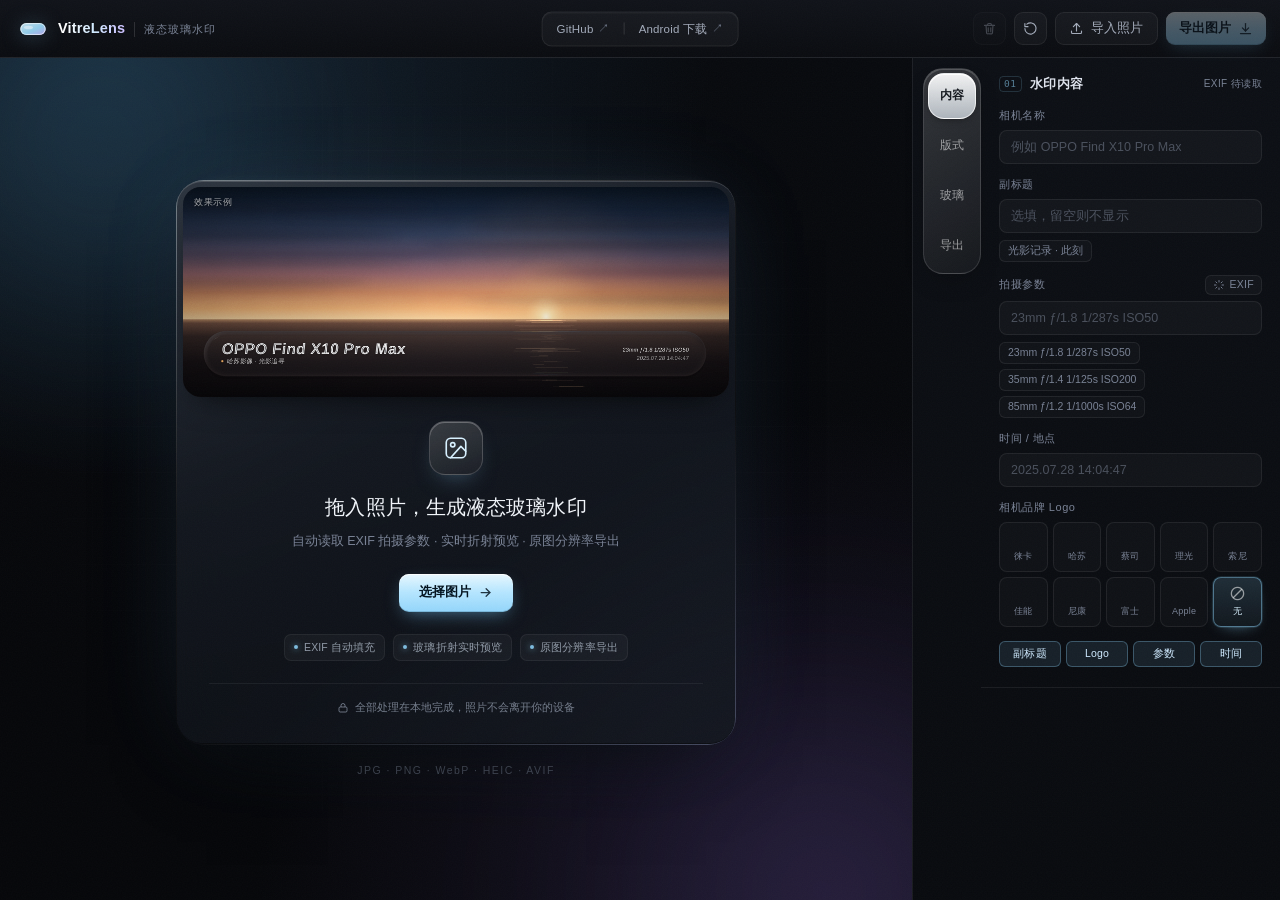
<file: index.html>
<!DOCTYPE html>
<html lang="zh-CN">
<head>
<meta charset="utf-8" />
<meta name="viewport" content="width=device-width, initial-scale=1" />
<title>VitreLens · 液态玻璃水印</title>
<meta name="description" content="在浏览器本地为照片添加液态玻璃水印：可自定义机型、品牌 Logo、拍摄参数，并调节玻璃折射率与圆角。" />
<link rel="icon" href="data:image/svg+xml,%3Csvg xmlns='http://www.w3.org/2000/svg' viewBox='0 0 64 64'%3E%3Cdefs%3E%3ClinearGradient id='g' x1='0' y1='0' x2='1' y2='1'%3E%3Cstop offset='0' stop-color='%23bfeeff'/%3E%3Cstop offset='1' stop-color='%23a99cff'/%3E%3C/linearGradient%3E%3C/defs%3E%3Crect width='64' height='64' rx='16' fill='%230a0c10'/%3E%3Crect x='10' y='22' width='44' height='20' rx='10' fill='url(%23g)' opacity='0.85'/%3E%3Crect x='10.5' y='22.5' width='43' height='19' rx='9.5' fill='none' stroke='%23fff' stroke-opacity='.8'/%3E%3C/svg%3E" />
<link rel="stylesheet" href="css/app.css?v=1bfa45d" />
</head>
<body>

<div class="app">

  <!-- ══════════ 顶栏 ══════════ -->
  <header class="topbar">
    <div class="brand">
      <span class="brand-mark" aria-hidden="true">
        <svg viewBox="0 0 40 40" width="30" height="30">
          <defs>
            <linearGradient id="bm" x1="0" y1="0" x2="1" y2="1">
              <stop offset="0" stop-color="#d7f4ff"/><stop offset="0.55" stop-color="#9fe0ff"/><stop offset="1" stop-color="#c3b2ff"/>
            </linearGradient>
          </defs>
          <rect x="3" y="12" width="34" height="16" rx="8" fill="url(#bm)" opacity="0.9"/>
          <rect x="3.75" y="12.75" width="32.5" height="14.5" rx="7.25" fill="none" stroke="#fff" stroke-opacity="0.75" stroke-width="1.1"/>
          <ellipse cx="14" cy="18" rx="6" ry="2.4" fill="#fff" opacity="0.45"/>
        </svg>
      </span>
      <span class="brand-text">
        <strong>VitreLens</strong>
        <em>液态玻璃水印</em>
      </span>
    </div>

    <nav class="topbar-links" aria-label="项目链接">
      <a href="https://github.com/vmware001/VitreLens" target="_blank" rel="noopener noreferrer">GitHub <span>↗</span></a>
      <i></i>
      <a href="https://github.com/vmware001/VitreLens/releases/latest" target="_blank" rel="noopener noreferrer">Android 下载 <span>↗</span></a>
    </nav>

    <div class="topbar-spacer"></div>

    <div class="topbar-actions">
      <button class="btn btn-ghost btn-icon" id="btnRemove" title="移除当前照片" aria-label="移除当前照片" disabled>
        <svg viewBox="0 0 24 24" width="15" height="15" fill="none" stroke="currentColor" stroke-width="1.8" stroke-linecap="round" stroke-linejoin="round"><path d="M4 7h16"/><path d="M9 7V5.5A1.5 1.5 0 0 1 10.5 4h3A1.5 1.5 0 0 1 15 5.5V7"/><path d="M6.5 7l.8 12.1a1.5 1.5 0 0 0 1.5 1.4h6.4a1.5 1.5 0 0 0 1.5-1.4L17.5 7"/><path d="M10 11v6"/><path d="M14 11v6"/></svg>
      </button>
      <button class="btn btn-ghost btn-icon" id="btnReset" title="恢复默认参数" aria-label="恢复默认参数">
        <svg viewBox="0 0 24 24" width="15" height="15" fill="none" stroke="currentColor" stroke-width="1.8" stroke-linecap="round" stroke-linejoin="round"><path d="M3 12a9 9 0 1 0 3.2-6.9"/><path d="M3 4v5h5"/></svg>
      </button>
      <button class="btn btn-ghost" id="btnOpen">
        <svg viewBox="0 0 24 24" width="15" height="15" fill="none" stroke="currentColor" stroke-width="1.8" stroke-linecap="round" stroke-linejoin="round"><path d="M12 16V4"/><path d="m7 9 5-5 5 5"/><path d="M4 16v2.5A1.5 1.5 0 0 0 5.5 20h13a1.5 1.5 0 0 0 1.5-1.5V16"/></svg>
        <span>导入照片</span>
      </button>
      <button class="btn btn-primary" id="btnExport" disabled>
        <span class="btn-label"><span class="label-full">导出图片</span><span class="label-short">导出</span></span>
        <svg viewBox="0 0 24 24" width="15" height="15" fill="none" stroke="currentColor" stroke-width="2" stroke-linecap="round" stroke-linejoin="round"><path d="M12 4v12"/><path d="m7 11 5 5 5-5"/><path d="M4 20h16"/></svg>
      </button>
    </div>
  </header>

  <!-- ══════════ 主体 ══════════ -->
  <div class="workspace">

    <!-- 画布区 -->
    <section class="stage" id="stage">
      <div class="stage-ambient" aria-hidden="true">
        <span class="blob blob-a"></span>
        <span class="blob blob-b"></span>
        <span class="grid-overlay"></span>
      </div>

      <div class="stage-scroll" id="stageScroll">
        <div class="canvas-shell" id="canvasShell" hidden>
          <canvas id="view"></canvas>
        </div>
      </div>

      <!-- 空状态 -->
      <div class="dropzone" id="dropzone">
        <div class="dz-glass">
          <div class="dz-inner">
            <div class="dz-demo" id="dzDemo">
              <canvas id="demoCanvas"></canvas>
              <span class="dz-demo-tag">效果示例</span>
            </div>
            <span class="dz-icon">
              <svg viewBox="0 0 24 24" width="26" height="26" fill="none" stroke="currentColor" stroke-width="1.5" stroke-linecap="round" stroke-linejoin="round">
                <rect x="3" y="3" width="18" height="18" rx="4"/><circle cx="9" cy="9" r="2"/><path d="m21 15-4.5-4.5L7 21"/>
              </svg>
            </span>
            <h1>拖入照片，生成液态玻璃水印</h1>
            <p>自动读取 EXIF 拍摄参数 · 实时折射预览 · 原图分辨率导出</p>
            <button class="btn btn-primary dz-btn" id="btnPick">
              选择图片
              <svg viewBox="0 0 24 24" width="15" height="15" fill="none" stroke="currentColor" stroke-width="2" stroke-linecap="round" stroke-linejoin="round"><path d="M5 12h14"/><path d="m13 6 6 6-6 6"/></svg>
            </button>
            <div class="dz-feats">
              <span><i></i>EXIF 自动填充</span>
              <span><i></i>玻璃折射实时预览</span>
              <span><i></i>原图分辨率导出</span>
            </div>
            <div class="dz-note">
              <svg viewBox="0 0 24 24" width="12" height="12" fill="none" stroke="currentColor" stroke-width="1.8"><rect x="4" y="10" width="16" height="10" rx="2.5"/><path d="M8 10V7a4 4 0 0 1 8 0v3"/></svg>
              全部处理在本地完成，照片不会离开你的设备
            </div>
          </div>
        </div>
        <div class="dz-formats">JPG · PNG · WebP · HEIC · AVIF</div>
      </div>

      <div class="view-toggle" id="viewToggle" role="group" aria-label="预览模式" hidden>
        <button data-view="detail" class="is-on" aria-pressed="true">特写 2×</button>
        <button data-view="full" aria-pressed="false">整图</button>
      </div>

      <div class="stage-hint" id="stageHint" hidden>水印内容为空 · 请在右侧填写机型或拍摄参数</div>

      <!-- 画布状态条 -->
      <div class="stage-hud" id="stageHud" hidden>
        <span class="hud-chip" id="hudSize">—</span>
        <span class="hud-sep"></span>
        <span class="hud-chip" id="hudExif">—</span>
        <span class="hud-sep" id="hudHdrSep" hidden></span>
        <span class="hud-chip hud-hdr" id="hudHdr" hidden>HDR 增益图</span>
        <span class="hud-sep" id="hudMotionSep" hidden></span>
        <span class="hud-chip hud-motion" id="hudMotion" hidden>动态照片</span>
      </div>

      <!-- 胶片条 -->
      <div class="filmstrip" id="filmstrip" hidden></div>
    </section>

    <!-- 检查器 -->
    <aside class="inspector" id="inspector">

      <nav class="insp-rail" aria-label="设置分组">
        <button class="is-on" data-tab="content">内容</button>
        <button data-tab="layout">版式</button>
        <button data-tab="glass">玻璃</button>
        <button data-tab="export">导出</button>
      </nav>

      <div class="insp-scroll">

        <!-- 内容 -->
        <section class="sec is-active" data-page="content">
          <div class="sec-head">
            <span class="sec-idx">01</span>
            <h2>水印内容</h2>
            <span class="sec-hint" id="exifBadge">EXIF 待读取</span>
          </div>

          <label class="field">
            <span class="field-label">相机名称</span>
            <input id="fName" type="text" spellcheck="false" placeholder="例如 OPPO Find X10 Pro Max" />
          </label>

          <label class="field">
            <span class="field-label">副标题</span>
            <input id="fSub" type="text" spellcheck="false" placeholder="选填，留空则不显示" />
            <span class="chips" id="subPresets"></span>
          </label>

          <div class="field">
            <div class="field-row">
              <span class="field-label">拍摄参数</span>
              <button class="mini-btn" id="btnExif" title="重新从当前图片读取 EXIF">
                <svg viewBox="0 0 24 24" width="12" height="12" fill="none" stroke="currentColor" stroke-width="1.9" stroke-linecap="round" stroke-linejoin="round"><path d="M12 3v3"/><path d="m18.4 5.6-2.1 2.1"/><path d="M21 12h-3"/><path d="M18.4 18.4 16.3 16.3"/><path d="M12 21v-3"/><path d="m5.6 18.4 2.1-2.1"/><path d="M3 12h3"/><path d="m5.6 5.6 2.1 2.1"/></svg>
                EXIF
              </button>
            </div>
            <input id="fParams" type="text" spellcheck="false" placeholder="23mm ƒ/1.8 1/287s ISO50" />
            <span class="chips" id="paramPresets"></span>
          </div>

          <label class="field">
            <span class="field-label">时间 / 地点</span>
            <input id="fMeta" type="text" spellcheck="false" placeholder="2025.07.28 14:04:47" />
          </label>

          <div class="field">
            <span class="field-label">相机品牌 Logo</span>
            <div class="brands" id="brands"></div>
          </div>

          <div class="toggles">
            <button class="tg" data-toggle="showSubtitle" aria-pressed="true">副标题</button>
            <button class="tg" data-toggle="showBrand" aria-pressed="true">Logo</button>
            <button class="tg" data-toggle="showParams" aria-pressed="true">参数</button>
            <button class="tg" data-toggle="showMeta" aria-pressed="true">时间</button>
          </div>
        </section>

        <!-- 版式 -->
        <section class="sec" data-page="layout">
          <div class="sec-head">
            <span class="sec-idx">02</span>
            <h2>版式</h2>
          </div>

          <div class="field">
            <span class="field-label">水印位置</span>
            <div class="seg" data-key="align">
              <button data-value="left">左下</button>
              <button data-value="center" class="is-on">居中</button>
              <button data-value="right">右下</button>
            </div>
          </div>

          <div class="ctrl" data-key="widthPct" data-min="40" data-max="96" data-step="1" data-suffix="%">
            <div class="ctrl-top"><span>水印宽度</span><output></output></div>
            <input type="range" />
          </div>

          <div class="ctrl" data-key="glassHeightPct" data-min="50" data-max="300" data-step="1" data-suffix="%">
            <div class="ctrl-top"><span title="相对内容高度的百分比，可调低到 100% 以下">水印高度</span><output></output></div>
            <input type="range" />
          </div>

          <div class="ctrl" data-key="bottomGap" data-min="0" data-max="12" data-step="0.1" data-suffix="%">
            <div class="ctrl-top"><span title="水印距离画面底部的距离（占画面宽度百分比）">距底高度</span><output></output></div>
            <input type="range" />
          </div>

          <div class="ctrl" data-key="nameSize" data-min="18" data-max="64" data-step="0.5" data-suffix="">
            <div class="ctrl-top"><span>机型字号</span><output></output></div>
            <input type="range" />
          </div>

          <div class="ctrl" data-key="metaSize" data-min="9" data-max="30" data-step="0.5" data-suffix="">
            <div class="ctrl-top"><span>参数字号</span><output></output></div>
            <input type="range" />
          </div>

          <div class="field">
            <span class="field-label">Logo 位置</span>
            <div class="ctrl" data-key="logoPosPct" data-min="0" data-max="100" data-step="1" data-suffix="%">
              <div class="ctrl-top"><span>相对位置</span><output></output></div><input type="range" />
            </div>
            <div class="seg" data-key="logoRight">
              <button data-value="false">参数左侧</button><button data-value="true" class="is-on">参数右侧</button>
            </div>
          </div>

          <div class="field">
            <span class="field-label">文字颜色</span>
            <div class="color-row">
              <input id="fTextColor" type="color" value="#ffffff" aria-label="文字颜色" />
              <button class="mini-btn" id="btnAutoColor">恢复自动</button>
            </div>
          </div>

          <div class="field">
            <span class="field-label">字体</span>
            <div class="seg seg-4" data-key="font">
              <button data-value="sans" class="is-on">无衬线</button>
              <button data-value="condensed">窄体</button>
              <button data-value="serif">衬线</button>
              <button data-value="mono">等宽</button>
            </div>
          </div>

          <div class="field">
            <span class="field-label">机型材质</span>
            <div class="seg" data-key="nameMaterial">
              <button data-value="liquid" class="is-on">液态玻璃</button>
              <button data-value="frost">磨砂玻璃</button>
              <button data-value="solid">不透明</button>
            </div>
          </div>

          <div class="field-row field-row-pad">
            <span class="field-label">斜体字形</span>
            <button class="switch" data-toggle="italic" aria-pressed="false"><i></i></button>
          </div>
        </section>

        <!-- 液态玻璃 -->
        <section class="sec" data-page="glass">
          <div class="sec-head">
            <h2>液态玻璃</h2>
            <span class="sec-hint">PBR 实时折射</span>
          </div>

          <div class="presets presets-4" id="glassPresets">
            <button class="preset is-on" data-preset="regular"><b>常规</b><i>平衡透明</i></button>
            <button class="preset" data-preset="clear"><b>清透</b><i>轻盈折射</i></button>
            <button class="preset" data-preset="frost"><b>磨砂</b><i>主题实色</i></button>
            <button class="preset" data-preset="thick"><b>厚玻璃</b><i>强边缘透镜</i></button>
          </div>

          <div class="ctrl" data-key="frost" data-min="0" data-max="100" data-step="1" data-suffix="%">
            <div class="ctrl-top"><span>模糊度</span><output></output></div><input type="range" />
          </div>
          <div class="ctrl" data-key="edgeWidth" data-min="0" data-max="100" data-step="1" data-suffix="%">
            <div class="ctrl-top"><span title="光线在玻璃中走过的路程">厚度</span><output></output></div><input type="range" />
          </div>
          <div class="ctrl" data-key="spec" data-min="0" data-max="100" data-step="1" data-suffix="%">
            <div class="ctrl-top"><span>高光</span><output></output></div><input type="range" />
          </div>
          <div class="ctrl" data-key="shadow" data-min="0" data-max="100" data-step="1" data-suffix="%">
            <div class="ctrl-top"><span>投影</span><output></output></div><input type="range" />
          </div>

          <details class="advanced" open>
            <summary>高级光学</summary>
            <div class="ctrl" data-key="bevel" data-min="0" data-max="100" data-step="1" data-suffix="%">
              <div class="ctrl-top"><span title="圆角斜面宽度">深度</span><output></output></div><input type="range" />
            </div>
            <div class="ctrl" data-key="edge" data-min="0" data-max="200" data-step="1" data-suffix="%">
              <div class="ctrl-top"><span title="外沿最大采样深度；超过斜面宽度会形成镜像">边缘折射</span><output></output></div><input type="range" />
            </div>
            <div class="ctrl" data-key="chroma" data-min="0" data-max="100" data-step="1" data-suffix="%">
              <div class="ctrl-top"><span>色散</span><output></output></div><input type="range" />
            </div>
            <div class="ctrl" data-key="rim" data-min="0" data-max="100" data-step="1" data-suffix="%">
              <div class="ctrl-top"><span>反射率</span><output></output></div><input type="range" />
            </div>
            <div class="ctrl" data-key="trans" data-min="50" data-max="100" data-step="1" data-suffix="%">
              <div class="ctrl-top"><span>透射率</span><output></output></div><input type="range" />
            </div>
            <div class="ctrl" data-key="white" data-min="0" data-max="100" data-step="1" data-suffix="%">
              <div class="ctrl-top"><span>不透明度</span><output></output></div><input type="range" />
            </div>
            <div class="field">
              <span class="field-label">磨砂色调</span>
              <div class="seg" data-key="frostTone">
                <button data-value="0" class="is-on">自动</button><button data-value="1">深色</button><button data-value="2">浅色</button>
              </div>
            </div>
            <div class="ctrl" data-key="ior" data-min="1.2" data-max="1.8" data-step="0.01" data-format="fixed2">
              <div class="ctrl-top"><span>折射率</span><output></output></div><input type="range" />
            </div>
            <div class="ctrl" data-key="radius" data-min="0" data-max="100" data-step="1" data-suffix="%">
              <div class="ctrl-top"><span>圆角 R</span><output></output></div><input type="range" />
            </div>
            <div class="ctrl" data-key="warp" data-min="0" data-max="200" data-step="1" data-suffix="%">
              <div class="ctrl-top"><span>艺术扭曲</span><output></output></div><input type="range" />
            </div>
            <div class="ctrl" data-key="segments" data-min="8" data-max="128" data-step="4" data-suffix="">
              <div class="ctrl-top"><span title="只提高法线精度，不增加采样次数">细分</span><output></output></div><input type="range" />
            </div>
          </details>
        </section>

        <!-- 导出 -->
        <section class="sec sec-last" data-page="export">
          <div class="sec-head">
            <span class="sec-idx">04</span>
            <h2>导出</h2>
          </div>

          <div class="field">
            <span class="field-label">格式</span>
            <div class="seg" data-key="format">
              <button data-value="png">PNG</button>
              <button data-value="jpeg" class="is-on">JPEG</button>
            </div>
          </div>

          <div class="ctrl" data-key="scale" data-min="0.25" data-max="1" data-step="0.05" data-format="scale">
            <div class="ctrl-top"><span>导出尺寸</span><output></output></div>
            <input type="range" />
          </div>

          <div class="ctrl" data-key="quality" data-min="70" data-max="100" data-step="1" data-suffix="%" id="qualityCtrl">
            <div class="ctrl-top"><span>JPEG 质量</span><output></output></div>
            <input type="range" />
          </div>

          <button class="btn btn-primary btn-block" id="btnExport2" disabled>
            <svg viewBox="0 0 24 24" width="16" height="16" fill="none" stroke="currentColor" stroke-width="2" stroke-linecap="round" stroke-linejoin="round"><path d="M12 4v12"/><path d="m7 11 5 5 5-5"/><path d="M4 20h16"/></svg>
            <span class="btn-label">导出当前照片</span>
          </button>
          <button class="btn btn-ghost btn-block" id="btnExportAll" hidden>导出全部照片</button>

          <p class="fineprint capability-note">网页版只重绘静态画面；可保留受支持照片原有的 HDR 与动态视频数据，但不会给视频段或独立视频加水印。需要编辑视频，请<a href="https://github.com/vmware001/VitreLens/releases/latest" target="_blank" rel="noopener noreferrer">下载 Android 端</a>。</p>

          <p class="fineprint" id="exportInfo">导入照片后显示导出尺寸</p>
          <p class="fineprint fineprint-info" id="motionNote" hidden></p>
          <p class="fineprint fineprint-warn" id="hdrNote" hidden>
            检测到 HDR 增益图（ProXDR / Ultra HDR）；受支持的封装会保留，无法保留时导出为 SDR。
          </p>
          <p class="fineprint">
            水印随画幅等比缩放，预览即为最终效果。所有计算在本地浏览器完成 · 构建 <span id="buildTag">1bfa45d</span>
          </p>
        </section>

      </div>
    </aside>
  </div>
</div>

<div class="toast-stack" id="toasts" aria-live="polite"></div>
<div class="drag-overlay" id="dragOverlay"><div>松开以导入照片</div></div>
<input type="file" id="fileInput" accept="image/*,.heic,.heif,.hif" multiple hidden />

<script src="js/exif.js?v=1bfa45d"></script>
<script src="js/brands.js?v=1bfa45d"></script>
<script src="js/watermark.js?v=1bfa45d"></script>
<script src="js/glass.js?v=1bfa45d"></script>
<script src="js/app.js?v=1bfa45d"></script>
</body>
</html>
</file>
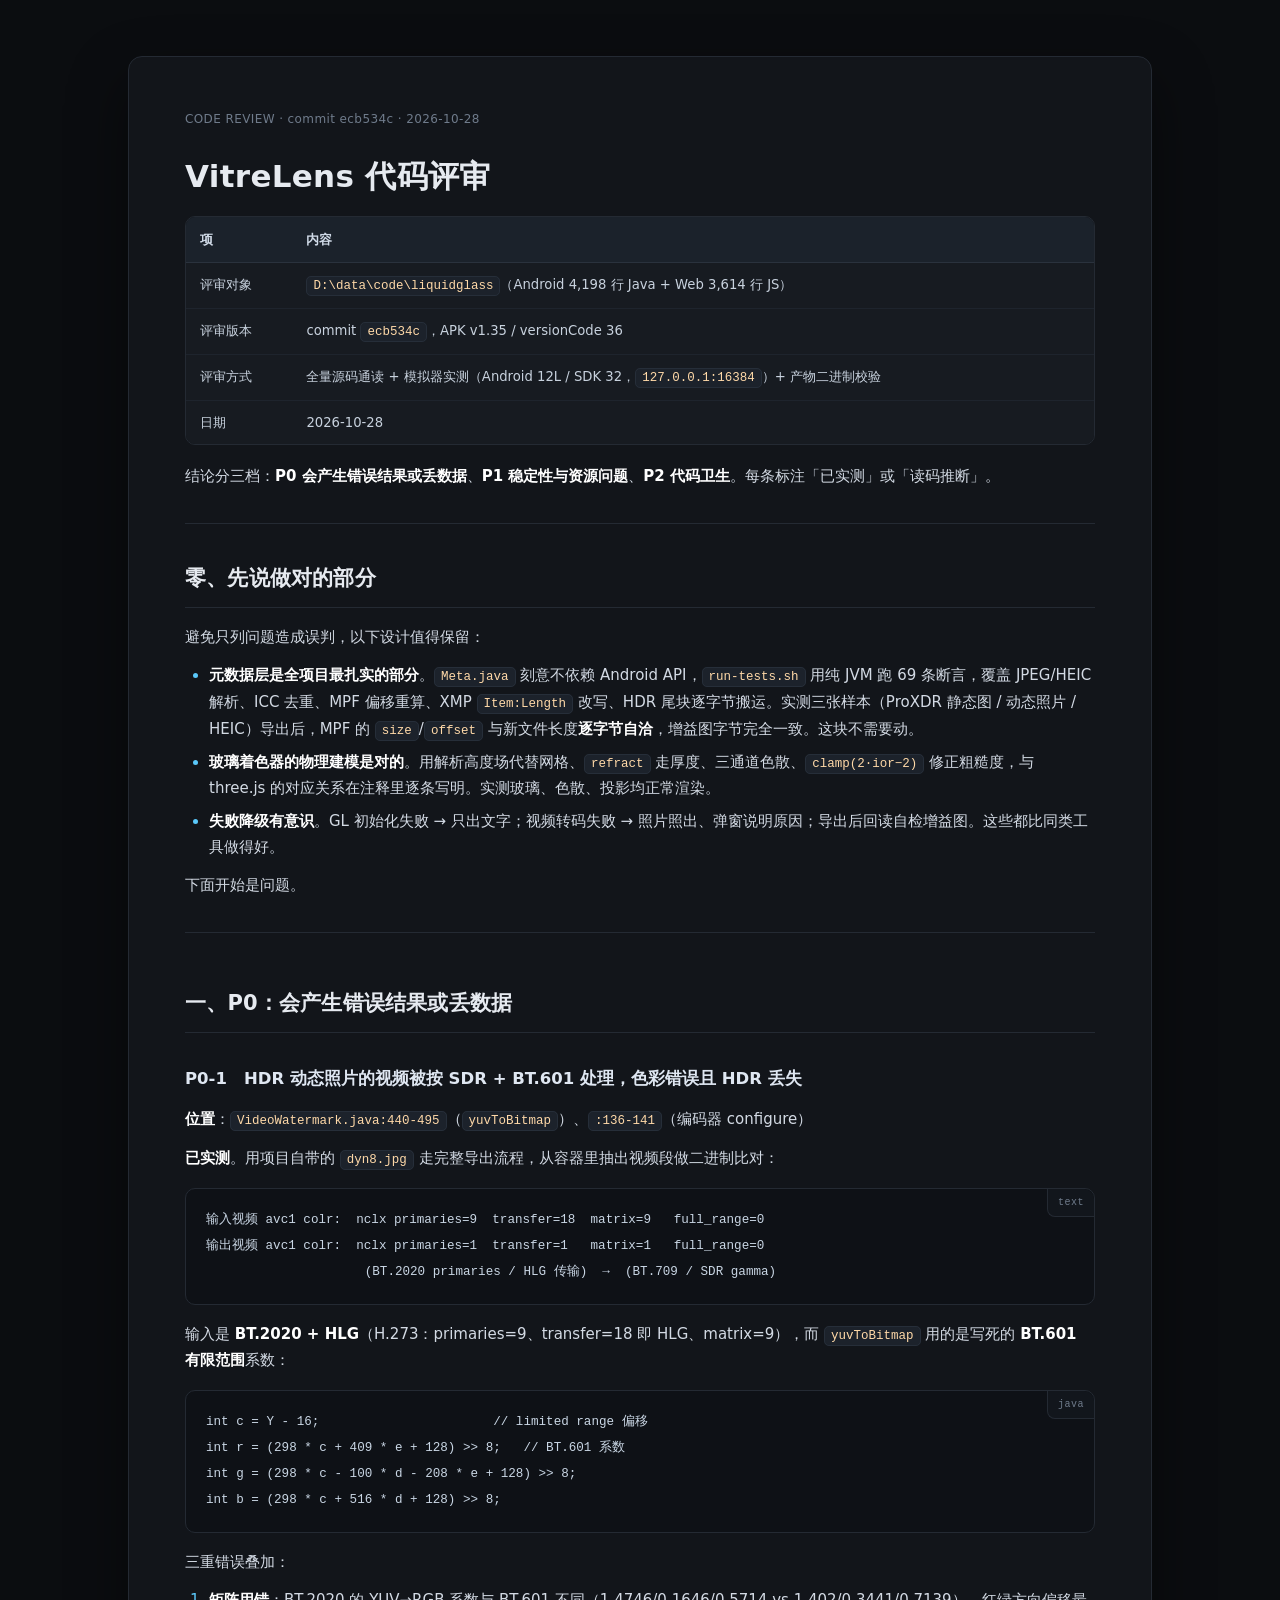
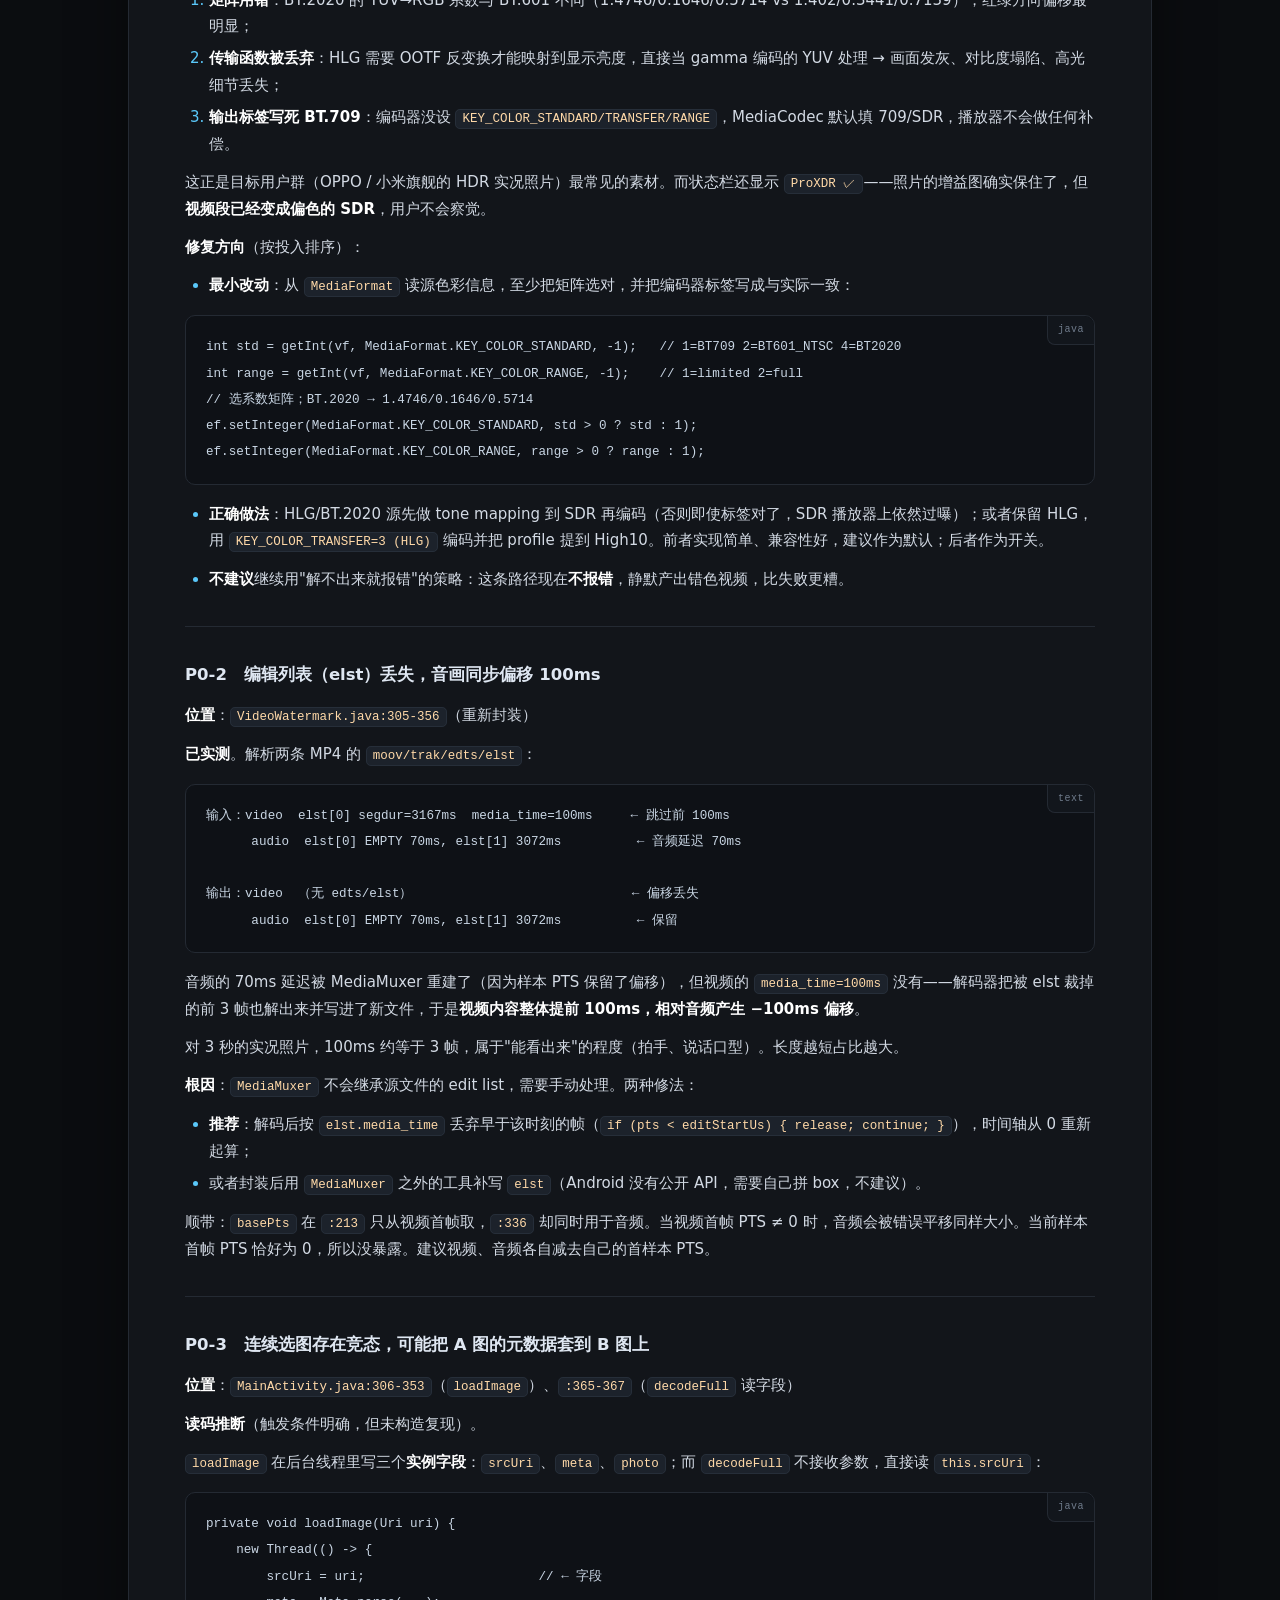
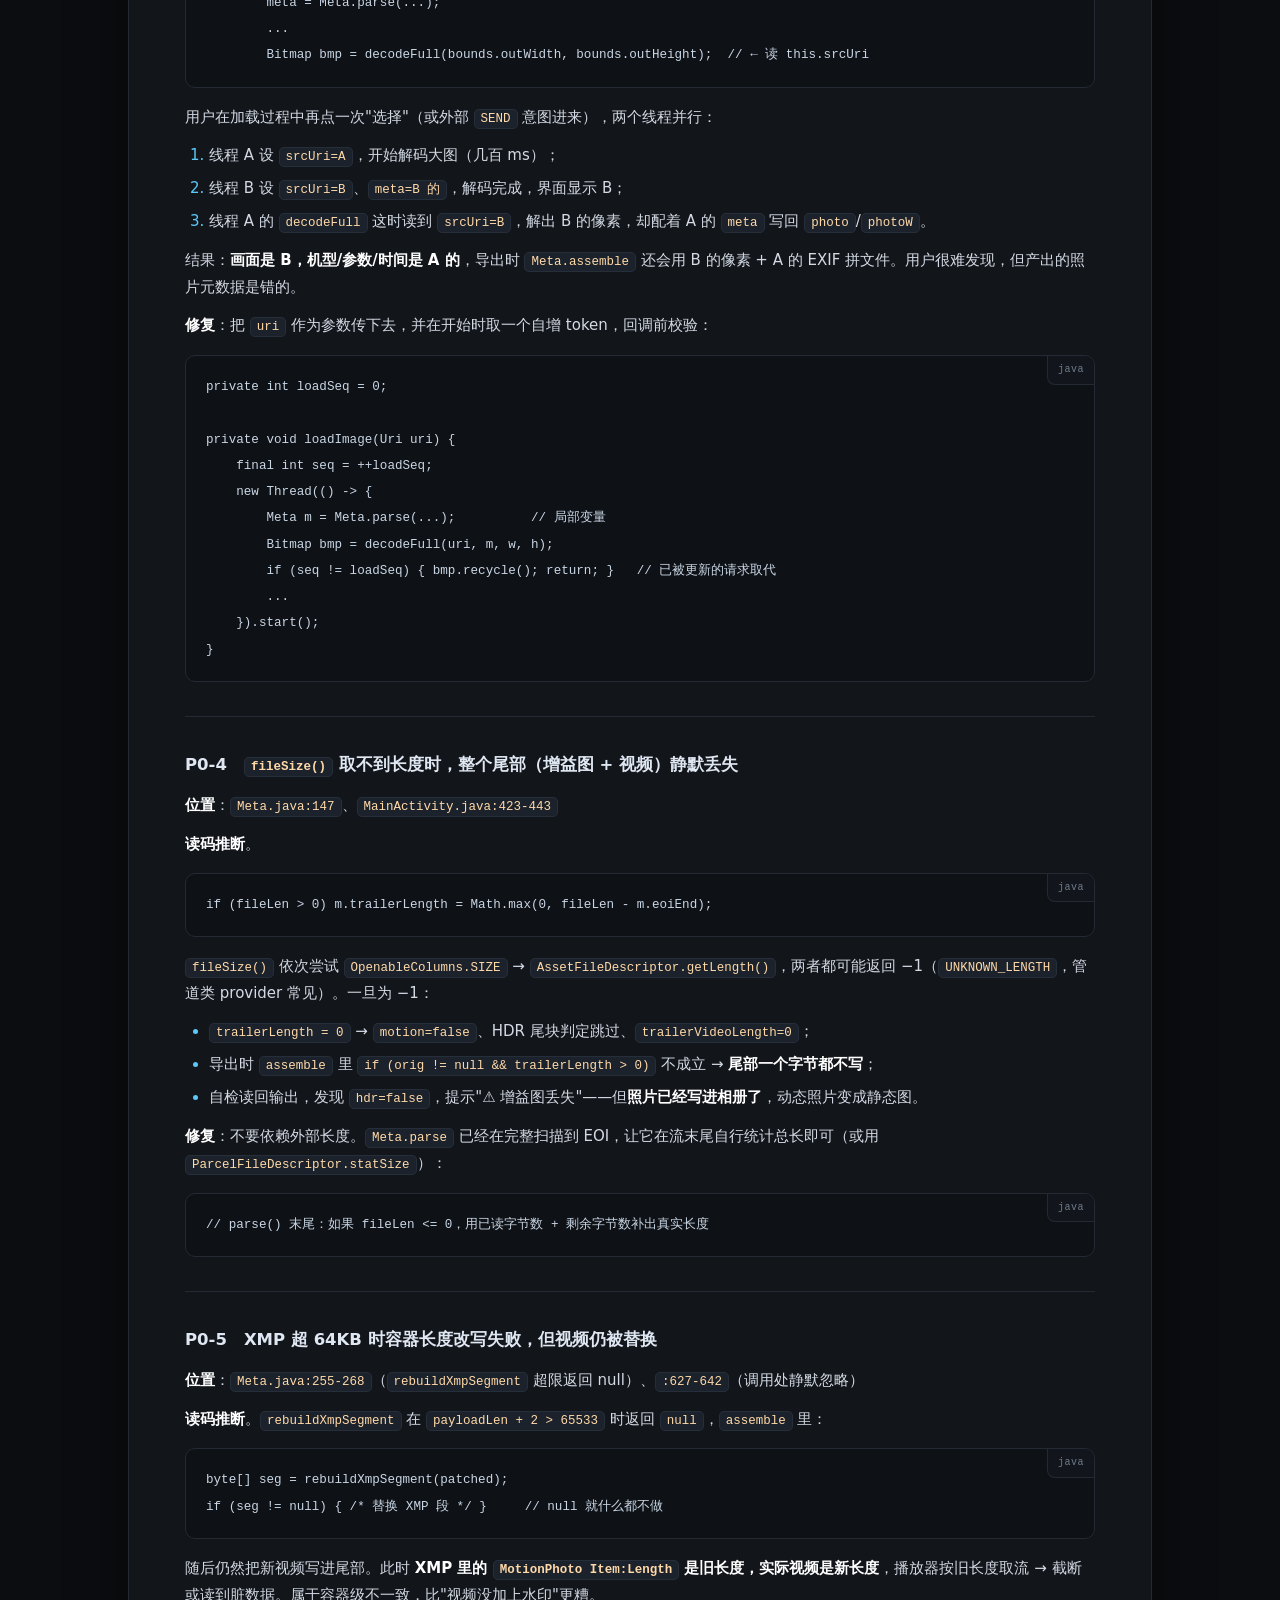
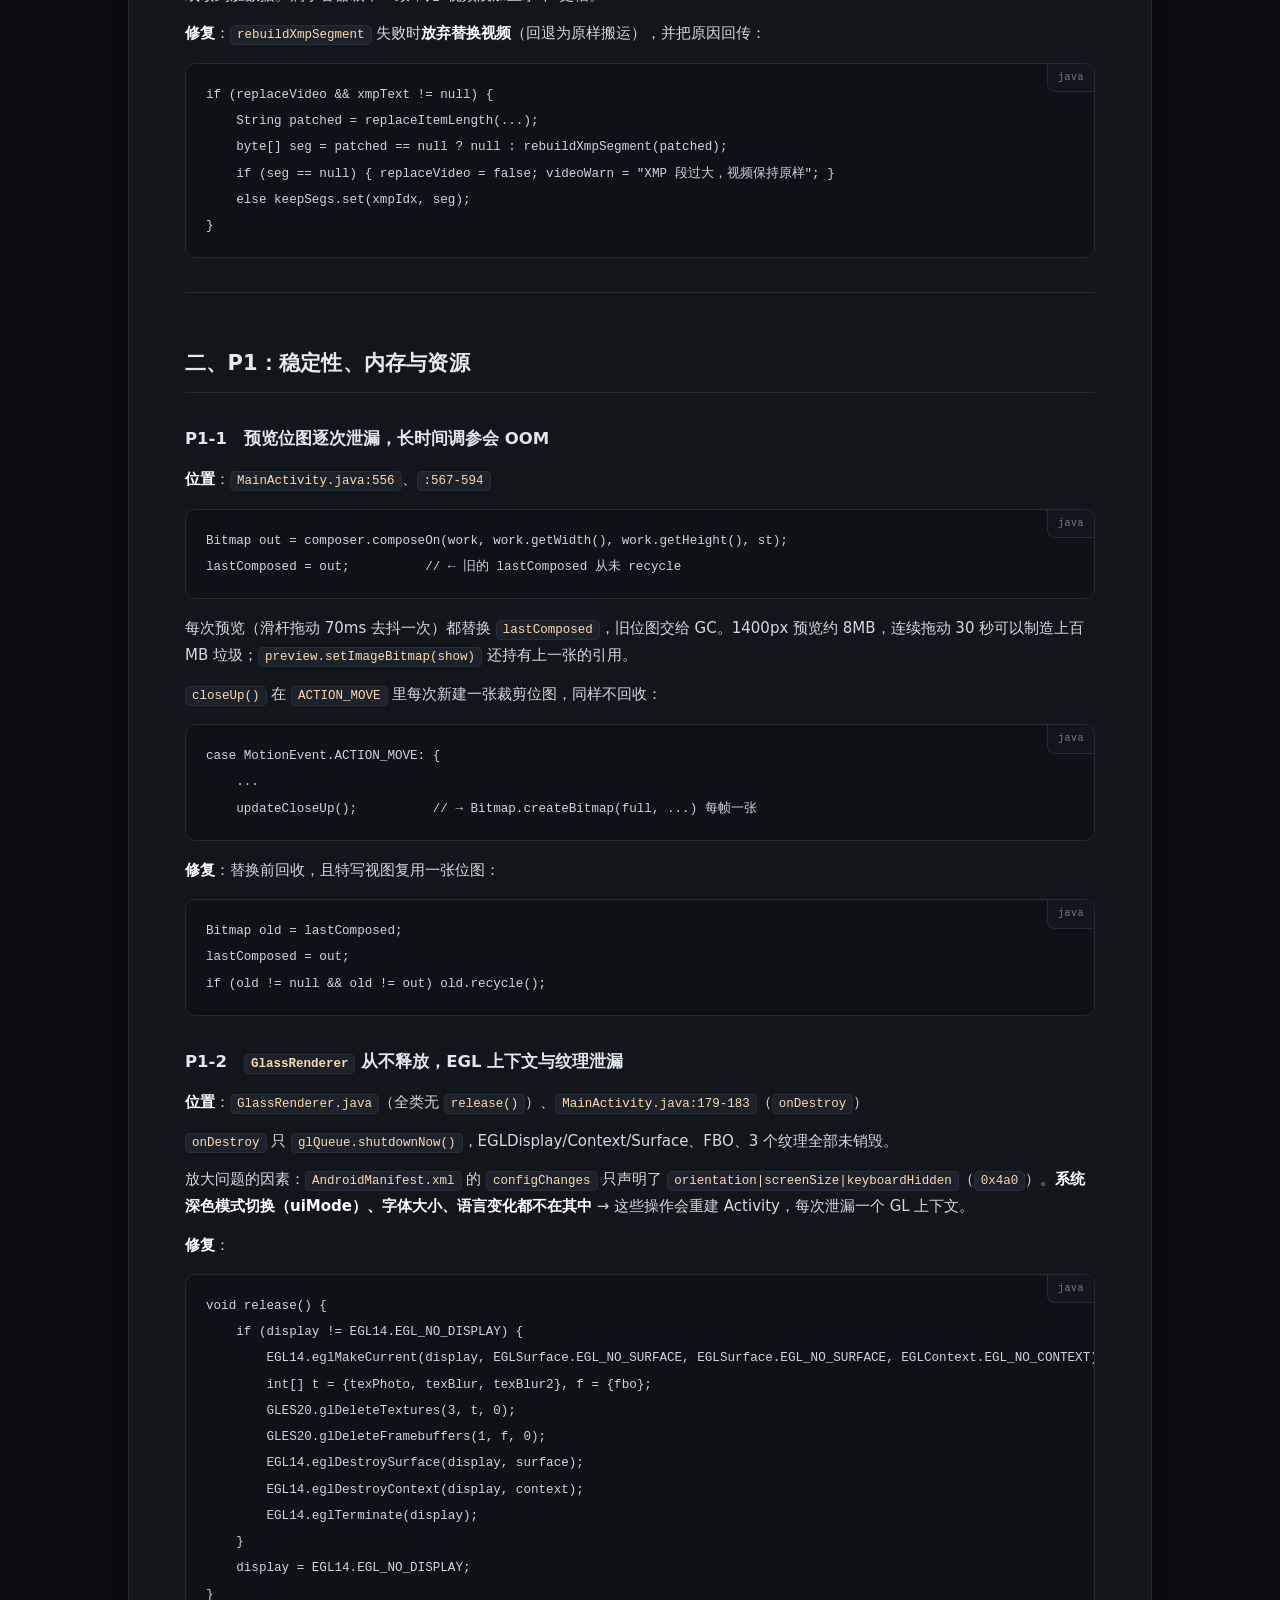
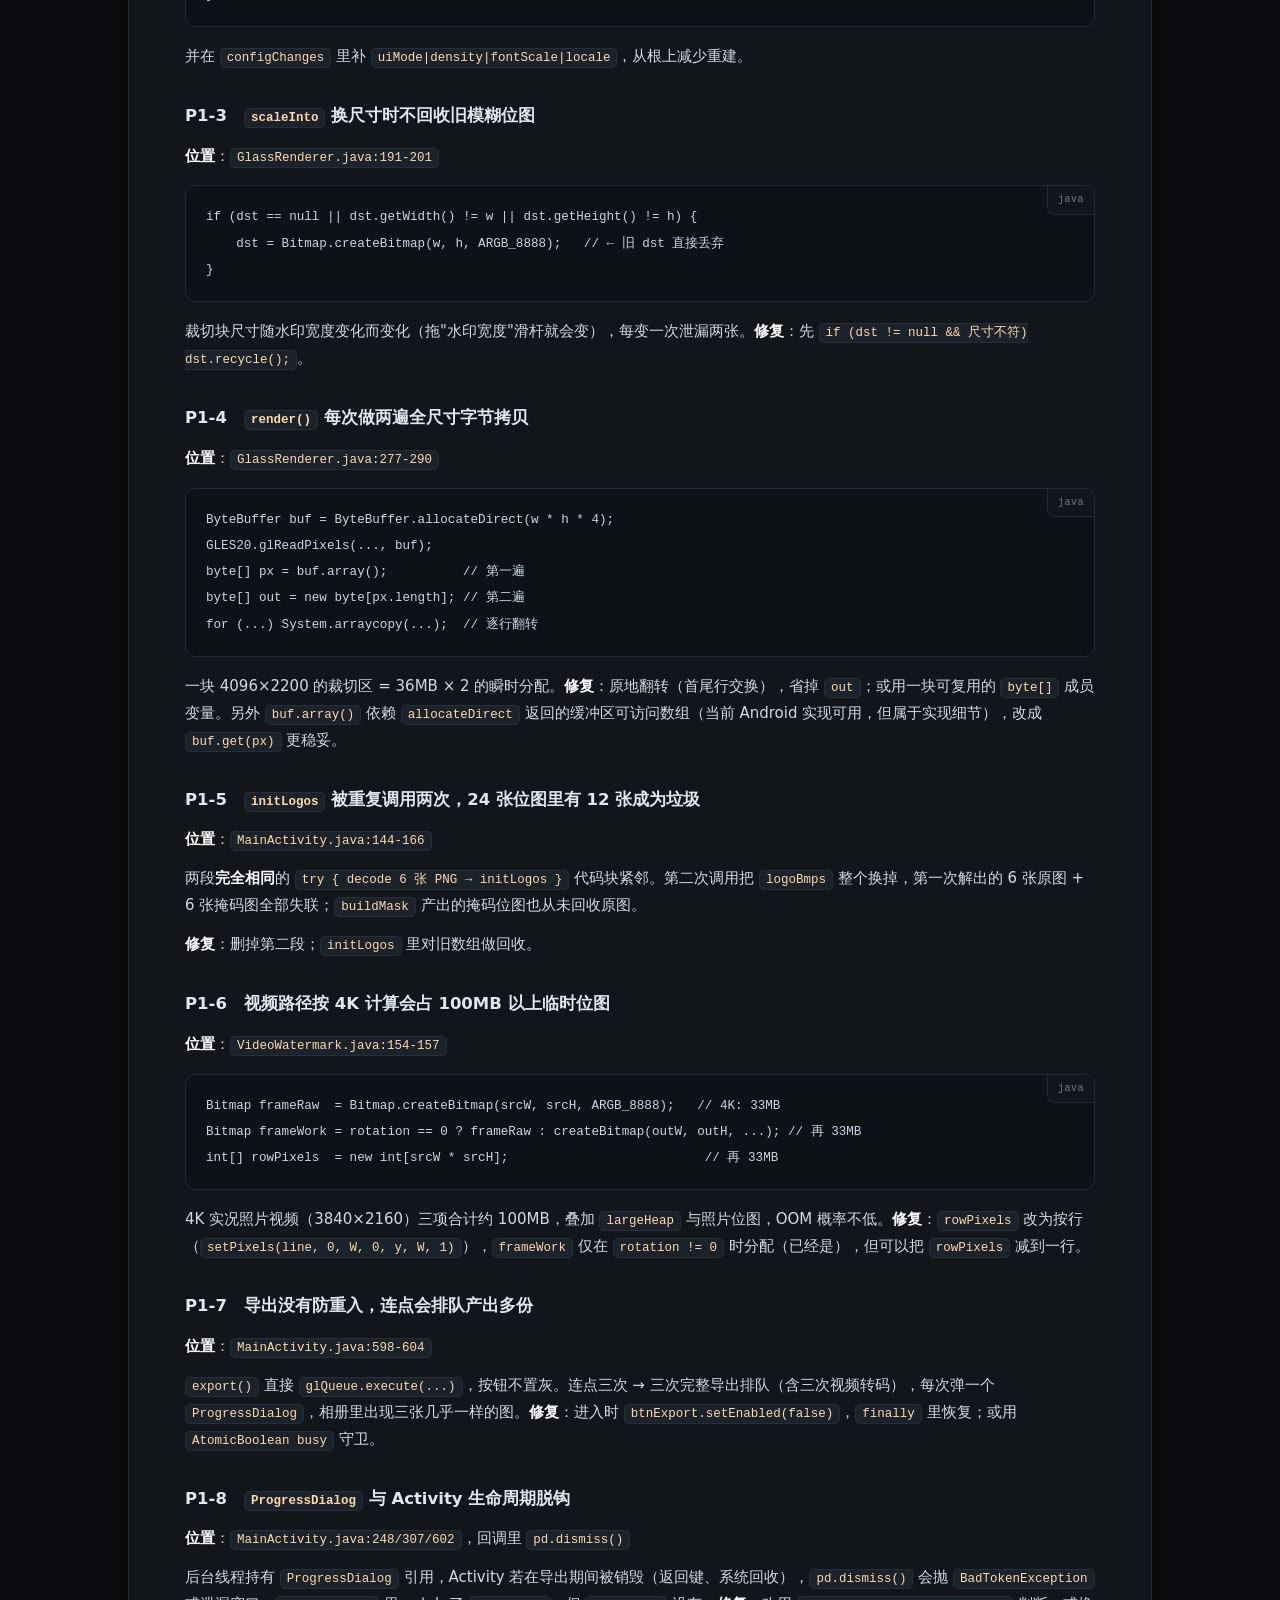
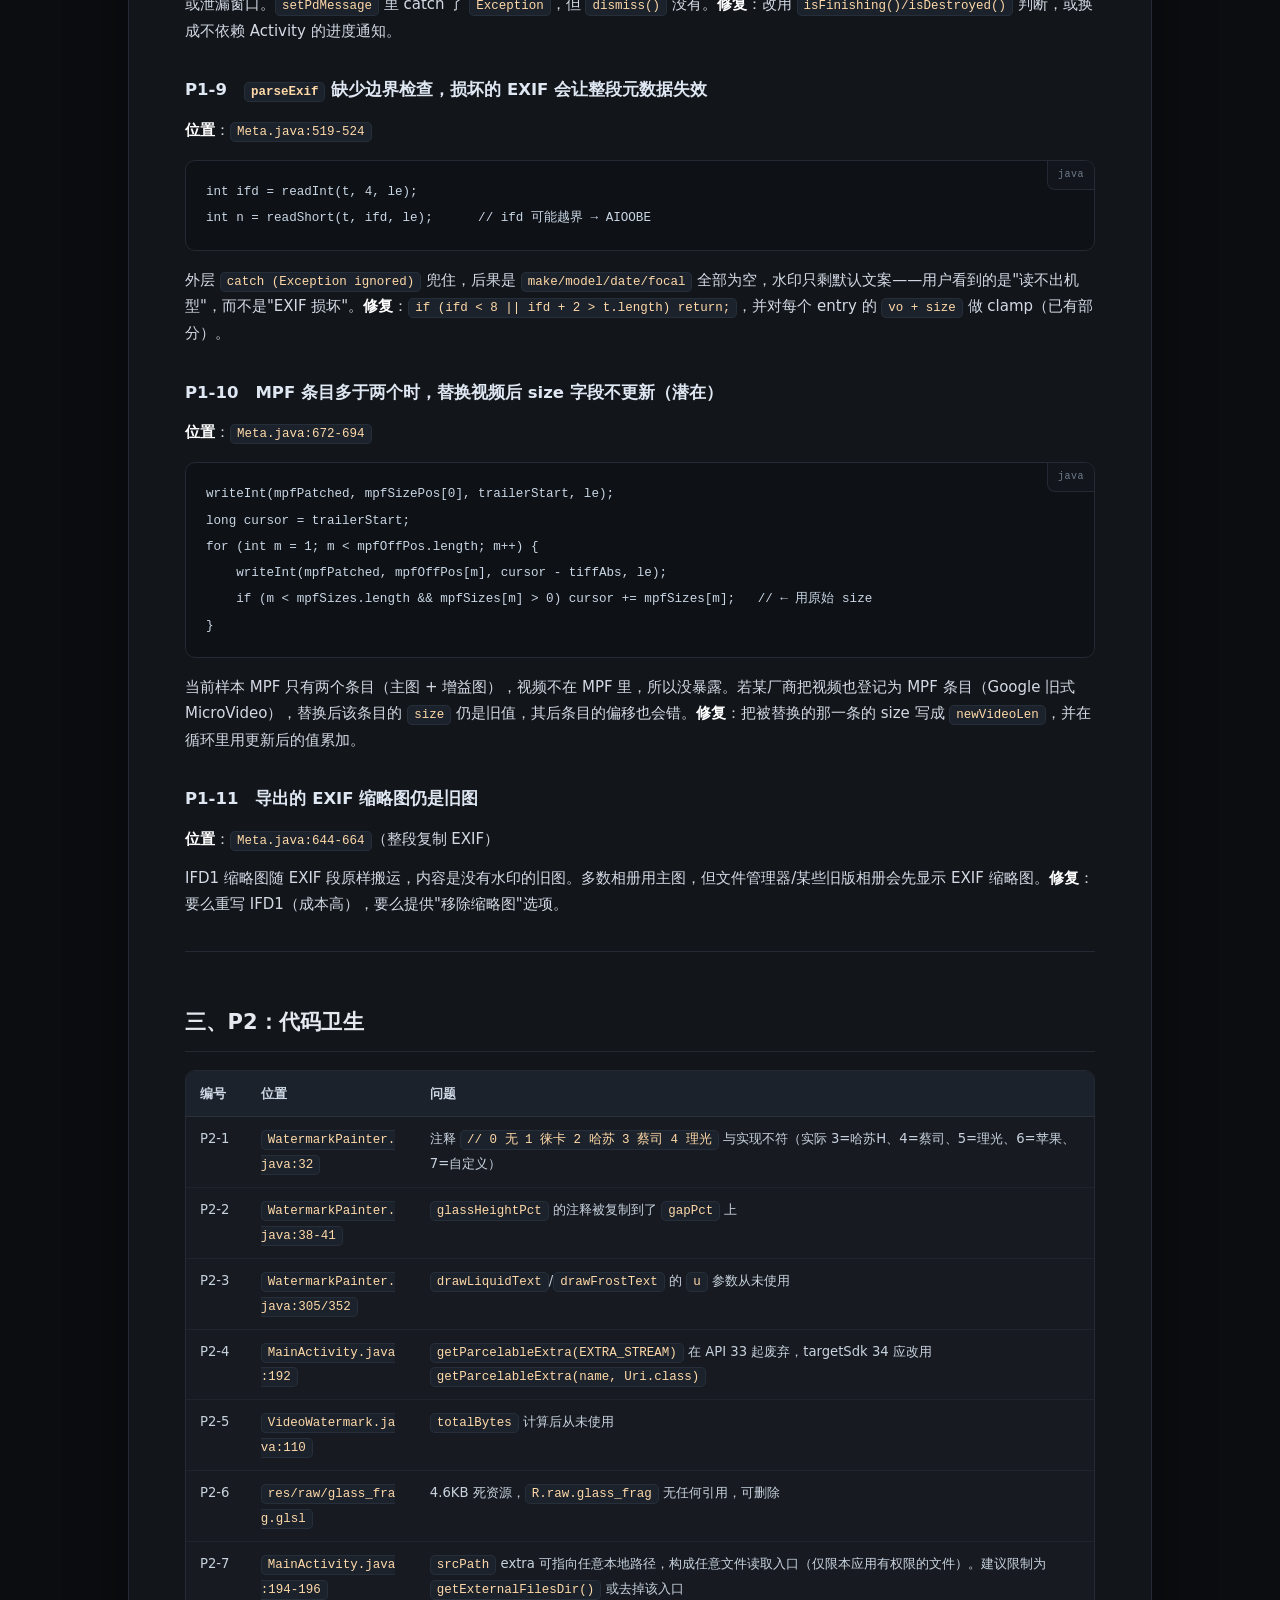
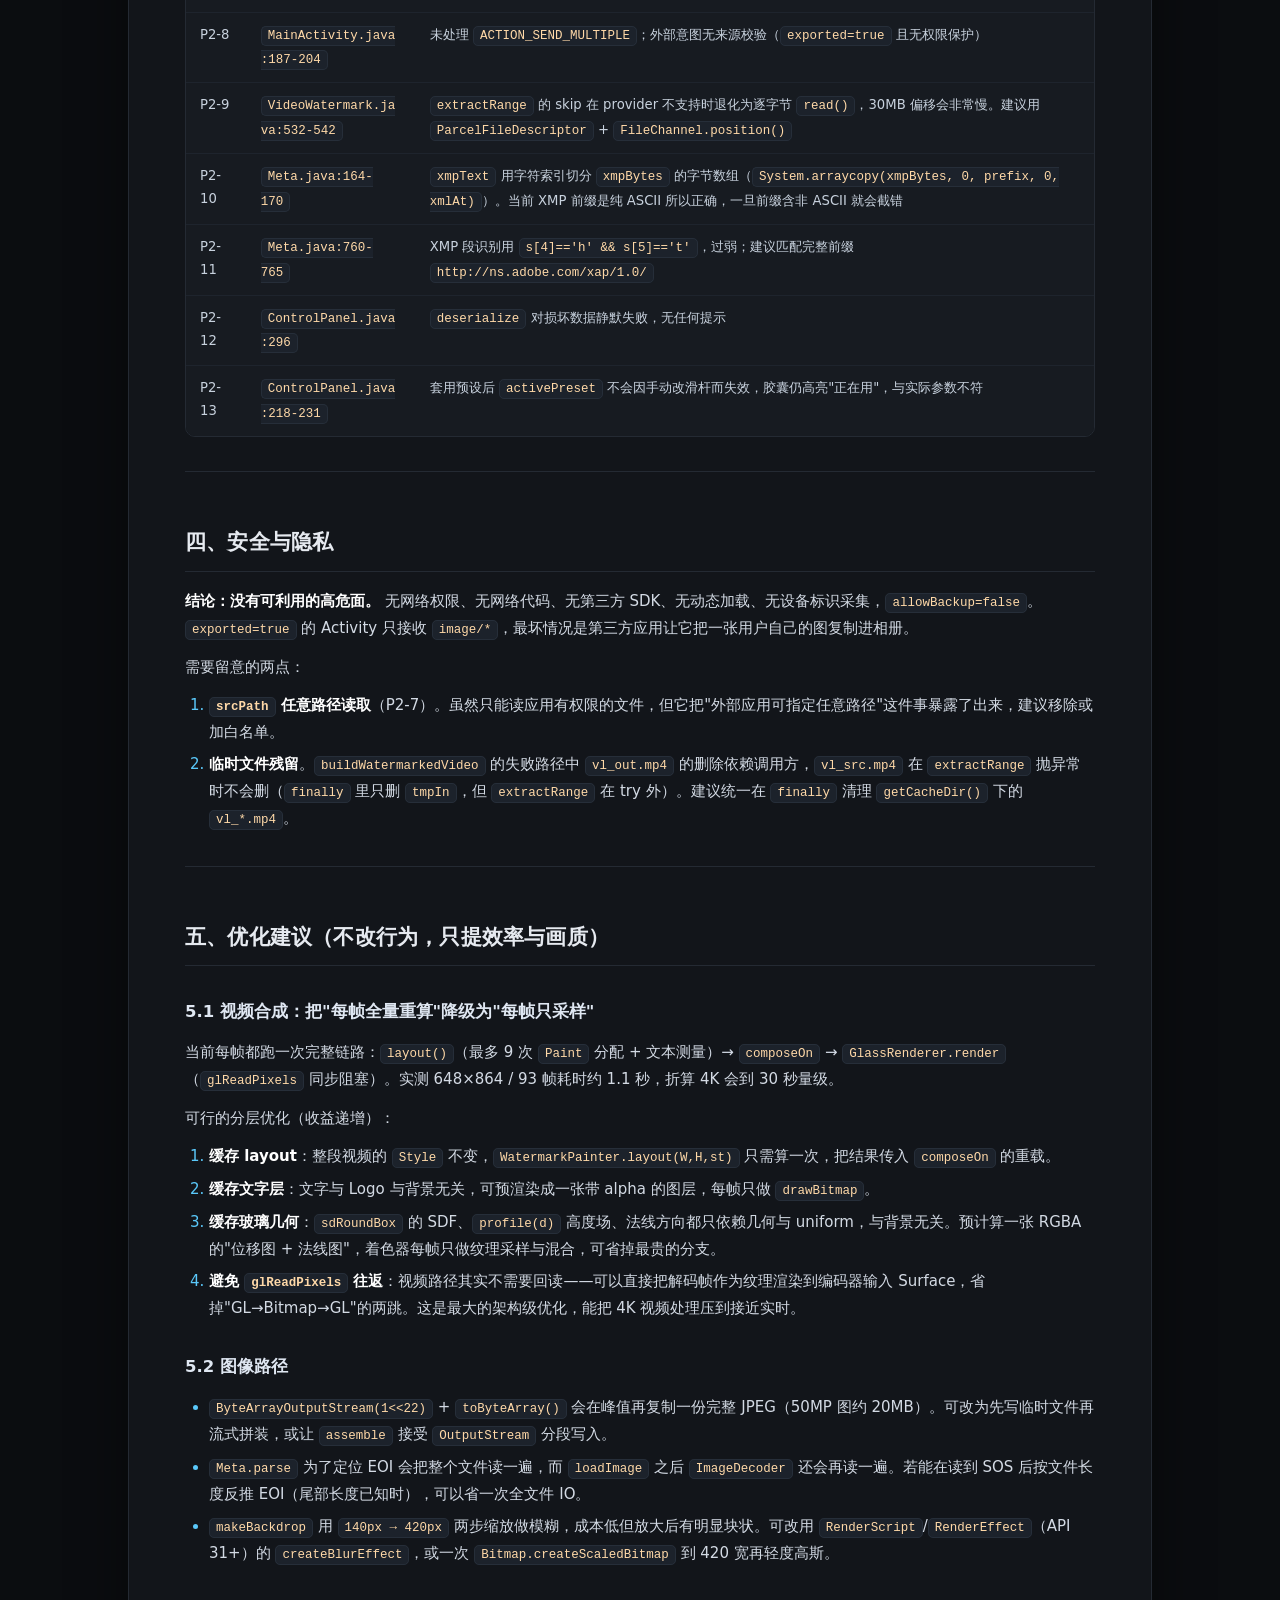
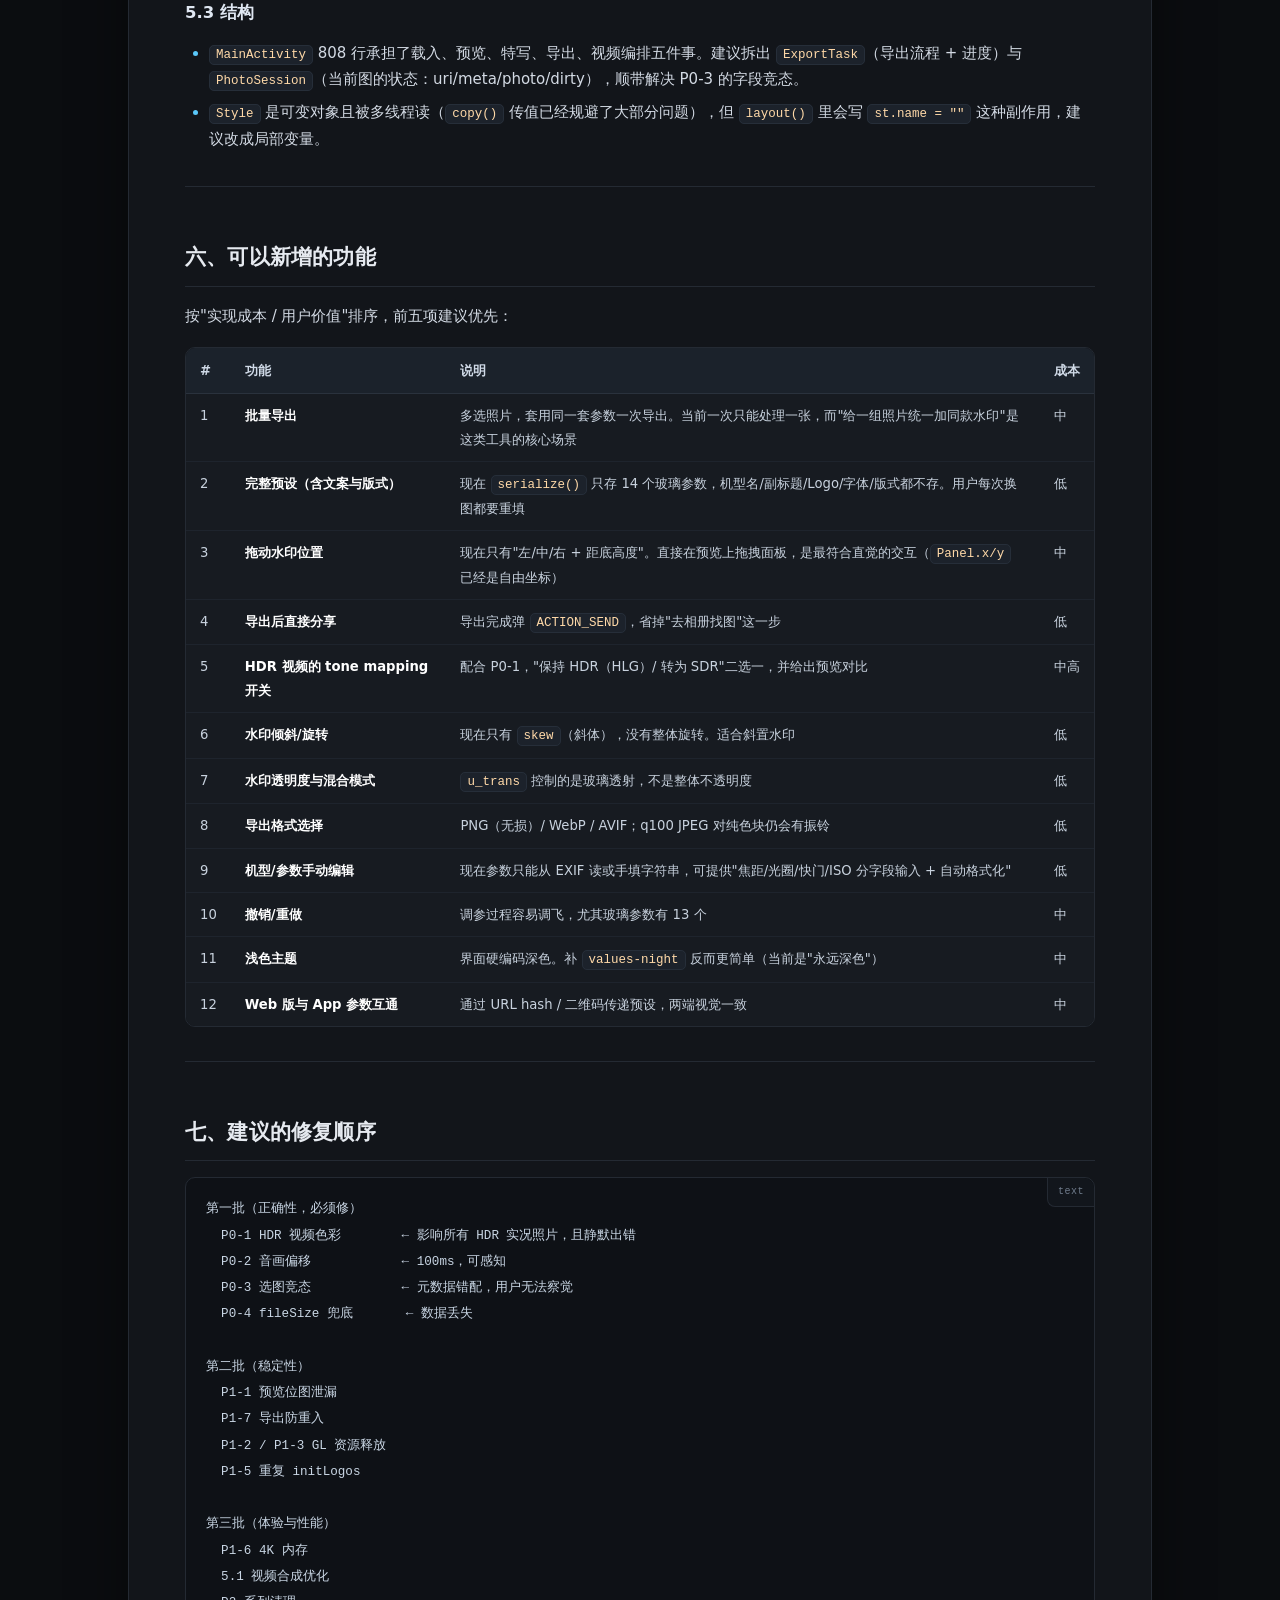
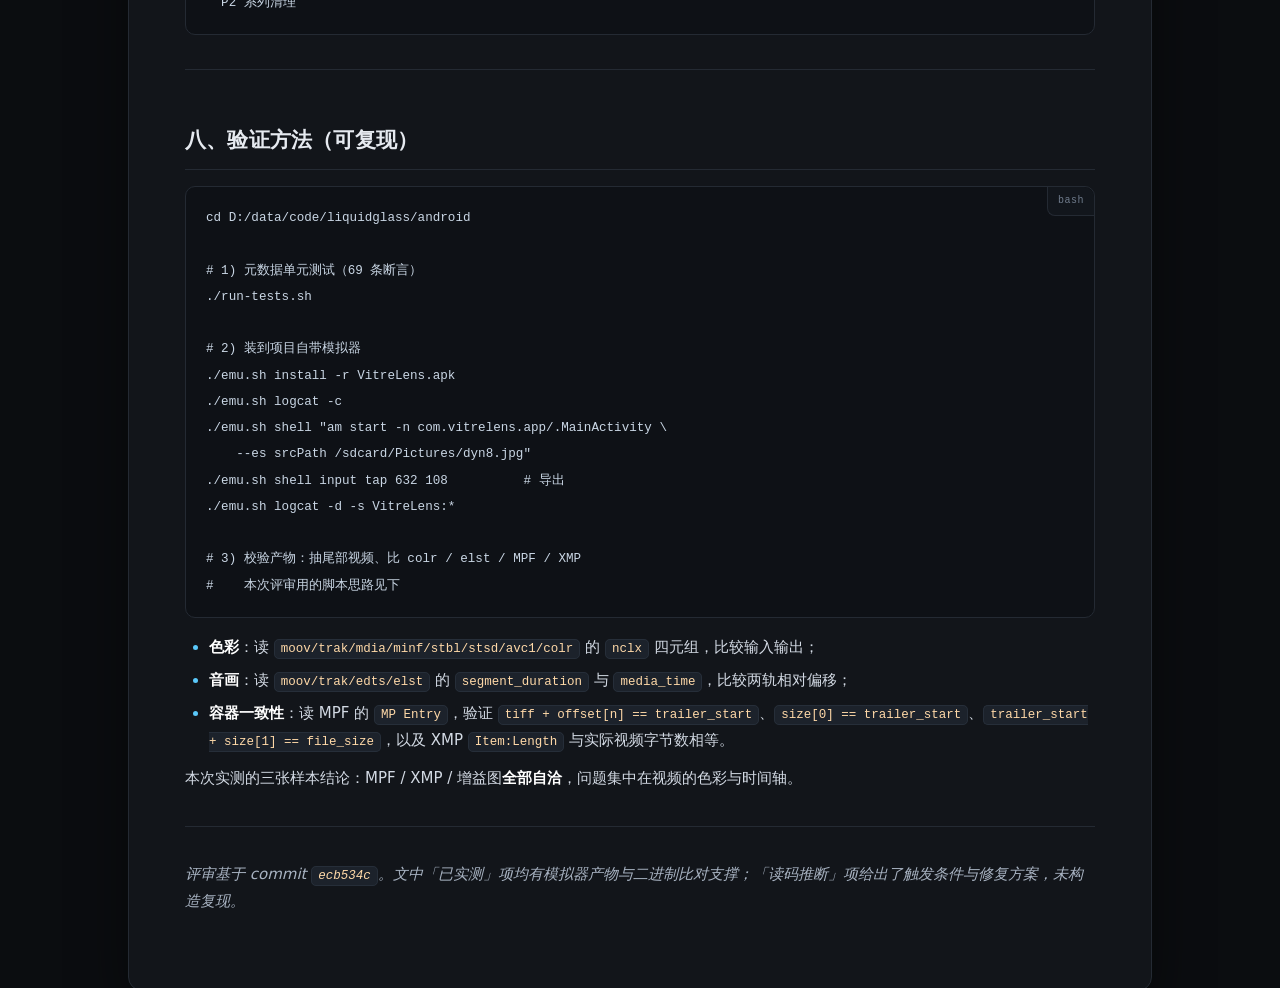
<file: docs/code-review-2026-10-28.html>
<!DOCTYPE html>
<html lang="zh-CN">
<head>
<meta charset="utf-8"/>
<meta name="viewport" content="width=device-width,initial-scale=1"/>
<title>VitreLens 代码评审</title>
<style>
:root{
  --bg:#0b0d10; --panel:#12151a; --panel2:#171b21; --line:#242a33;
  --fg:#e6eaf0; --fg2:#a8b3c2; --fg3:#6f7b8b;
  --accent:#5ac8fa; --accent2:#7ee787; --warn:#ffb454;
  --mono:"JetBrains Mono","Cascadia Code",Consolas,monospace;
}
*{box-sizing:border-box}
body{margin:0;background:var(--bg);color:var(--fg);
  font-family:"Inter","Segoe UI","Microsoft YaHei",system-ui,sans-serif;
  font-size:15px;line-height:1.75;-webkit-font-smoothing:antialiased}
.wrap{max-width:1080px;margin:0 auto;padding:56px 28px 120px}
.doc{background:var(--panel);border:1px solid var(--line);border-radius:14px;
  padding:52px 56px 64px;box-shadow:0 24px 60px rgba(0,0,0,.45)}
h1{font-size:31px;line-height:1.35;margin:0 0 6px;letter-spacing:.3px;font-weight:650}
h1+table{margin-top:26px}
h2{font-size:21px;margin:52px 0 16px;padding-bottom:10px;border-bottom:1px solid var(--line);
  font-weight:640;letter-spacing:.2px}
h2:first-of-type{margin-top:36px}
h3{font-size:16.5px;margin:32px 0 10px;color:#dfe7f2;font-weight:640}
h4{font-size:15px;margin:24px 0 8px;color:var(--fg2)}
p{margin:12px 0;color:#d3dae4}
strong{color:#fff;font-weight:640}
em{color:var(--fg2)}
a{color:var(--accent);text-decoration:none;border-bottom:1px solid rgba(90,200,250,.3)}
a:hover{border-bottom-color:var(--accent)}
code{font-family:var(--mono);font-size:12.5px;background:#1c222b;color:#ffd9a8;
  padding:2px 6px;border-radius:5px;border:1px solid #262e39;word-break:break-word}
pre.code{position:relative;background:#0e1116;border:1px solid var(--line);border-radius:10px;
  padding:18px 20px;overflow-x:auto;margin:16px 0}
pre.code code{background:none;border:none;padding:0;color:#c9d6e4;font-size:12.6px;line-height:1.72}
pre.code::before{content:attr(data-lang);position:absolute;top:0;right:0;
  font-family:var(--mono);font-size:10px;color:var(--fg3);padding:5px 10px;
  border-left:1px solid var(--line);border-bottom:1px solid var(--line);
  border-radius:0 10px 0 8px;background:#12161c;letter-spacing:.5px}
blockquote{margin:18px 0;padding:14px 20px;background:#131920;border-left:3px solid var(--accent);
  border-radius:0 8px 8px 0;color:#c3cedb}
blockquote p{margin:0}
hr{border:none;border-top:1px solid var(--line);margin:34px 0}
.tw{overflow-x:auto;margin:18px 0;border:1px solid var(--line);border-radius:10px}
table{border-collapse:collapse;width:100%;font-size:13.2px;background:var(--panel2)}
thead th{background:#1b222b;color:#cfd9e6;text-align:left;font-weight:640;
  padding:11px 14px;border-bottom:1px solid #2a323d;white-space:nowrap}
tbody td{padding:10px 14px;border-bottom:1px solid #1e242d;color:#c8d2de;vertical-align:top}
tbody tr:last-child td{border-bottom:none}
tbody tr:hover{background:#1a212a}
ul,ol{margin:12px 0;padding-left:24px;color:#d3dae4}
li{margin:6px 0}
li::marker{color:var(--accent)}
.meta{color:var(--fg3);font-size:12px;letter-spacing:.4px;margin-bottom:26px}
@media (max-width:720px){.doc{padding:28px 20px 40px}.wrap{padding:20px 12px 60px}h1{font-size:24px}}
@media print{body{background:#fff;color:#111}.doc{box-shadow:none;border:none;padding:0}
  pre.code code,code{color:#111}thead th{background:#eee;color:#111}tbody td{color:#111}}
</style>
</head>
<body>
<div class="wrap"><div class="doc">
<div class="meta">CODE REVIEW · commit ecb534c · 2026-10-28</div>
<h1 id="VitreLens-代码评审">VitreLens 代码评审</h1>
<div class="tw"><table><thead><tr><th>项</th><th>内容</th></tr></thead><tbody><tr><td>评审对象</td><td><code>D:\data\code\liquidglass</code>（Android 4,198 行 Java + Web 3,614 行 JS）</td></tr><tr><td>评审版本</td><td>commit <code>ecb534c</code>，APK v1.35 / versionCode 36</td></tr><tr><td>评审方式</td><td>全量源码通读 + 模拟器实测（Android 12L / SDK 32，<code>127.0.0.1:16384</code>）+ 产物二进制校验</td></tr><tr><td>日期</td><td>2026-10-28</td></tr></tbody></table></div>
<p>结论分三档：<strong>P0 会产生错误结果或丢数据</strong>、<strong>P1 稳定性与资源问题</strong>、<strong>P2 代码卫生</strong>。每条标注「已实测」或「读码推断」。</p>
<hr/>
<h2 id="零-先说做对的部分">零、先说做对的部分</h2>
<p>避免只列问题造成误判，以下设计值得保留：</p>
<ul>
<li><strong>元数据层是全项目最扎实的部分</strong>。<code>Meta.java</code> 刻意不依赖 Android API，<code>run-tests.sh</code> 用纯 JVM 跑 69 条断言，覆盖 JPEG/HEIC 解析、ICC 去重、MPF 偏移重算、XMP <code>Item:Length</code> 改写、HDR 尾块逐字节搬运。实测三张样本（ProXDR 静态图 / 动态照片 / HEIC）导出后，MPF 的 <code>size</code>/<code>offset</code> 与新文件长度<strong>逐字节自洽</strong>，增益图字节完全一致。这块不需要动。</li>
<li><strong>玻璃着色器的物理建模是对的</strong>。用解析高度场代替网格、<code>refract</code> 走厚度、三通道色散、<code>clamp(2·ior−2)</code> 修正粗糙度，与 three.js 的对应关系在注释里逐条写明。实测玻璃、色散、投影均正常渲染。</li>
<li><strong>失败降级有意识</strong>。GL 初始化失败 → 只出文字；视频转码失败 → 照片照出、弹窗说明原因；导出后回读自检增益图。这些都比同类工具做得好。</li>
</ul>
<p>下面开始是问题。</p>
<hr/>
<h2 id="一-P0-会产生错误结果或丢数据">一、P0：会产生错误结果或丢数据</h2>
<h3 id="P0-1-HDR-动态照片的视频被按-SDR-BT-601-处理-色彩错误且-HDR-丢失">P0-1　HDR 动态照片的视频被按 SDR + BT.601 处理，色彩错误且 HDR 丢失</h3>
<p><strong>位置</strong>：<code>VideoWatermark.java:440-495</code>（<code>yuvToBitmap</code>）、<code>:136-141</code>（编码器 configure）</p>
<p><strong>已实测</strong>。用项目自带的 <code>dyn8.jpg</code> 走完整导出流程，从容器里抽出视频段做二进制比对：</p>
<pre class="code" data-lang="text"><code>输入视频 avc1 colr:  nclx primaries=9  transfer=18  matrix=9   full_range=0
输出视频 avc1 colr:  nclx primaries=1  transfer=1   matrix=1   full_range=0
                     (BT.2020 primaries / HLG 传输)  →  (BT.709 / SDR gamma)</code></pre>
<p>输入是 <strong>BT.2020 + HLG</strong>（H.273：primaries=9、transfer=18 即 HLG、matrix=9），而 <code>yuvToBitmap</code> 用的是写死的 <strong>BT.601 有限范围</strong>系数：</p>
<pre class="code" data-lang="java"><code>int c = Y - 16;                       // limited range 偏移
int r = (298 * c + 409 * e + 128) &gt;&gt; 8;   // BT.601 系数
int g = (298 * c - 100 * d - 208 * e + 128) &gt;&gt; 8;
int b = (298 * c + 516 * d + 128) &gt;&gt; 8;</code></pre>
<p>三重错误叠加：</p>
<ol>
<li><strong>矩阵用错</strong>：BT.2020 的 YUV→RGB 系数与 BT.601 不同（1.4746/0.1646/0.5714 vs 1.402/0.3441/0.7139），红绿方向偏移最明显；</li>
<li><strong>传输函数被丢弃</strong>：HLG 需要 OOTF 反变换才能映射到显示亮度，直接当 gamma 编码的 YUV 处理 → 画面发灰、对比度塌陷、高光细节丢失；</li>
<li><strong>输出标签写死 BT.709</strong>：编码器没设 <code>KEY_COLOR_STANDARD/TRANSFER/RANGE</code>，MediaCodec 默认填 709/SDR，播放器不会做任何补偿。</li>
</ol>
<p>这正是目标用户群（OPPO / 小米旗舰的 HDR 实况照片）最常见的素材。而状态栏还显示 <code>ProXDR ✓</code>——照片的增益图确实保住了，但<strong>视频段已经变成偏色的 SDR</strong>，用户不会察觉。</p>
<p><strong>修复方向</strong>（按投入排序）：</p>
<ul>
<li><strong>最小改动</strong>：从 <code>MediaFormat</code> 读源色彩信息，至少把矩阵选对，并把编码器标签写成与实际一致：</li>
</ul>
<pre class="code" data-lang="java"><code>int std = getInt(vf, MediaFormat.KEY_COLOR_STANDARD, -1);   // 1=BT709 2=BT601_NTSC 4=BT2020
int range = getInt(vf, MediaFormat.KEY_COLOR_RANGE, -1);    // 1=limited 2=full
// 选系数矩阵；BT.2020 → 1.4746/0.1646/0.5714
ef.setInteger(MediaFormat.KEY_COLOR_STANDARD, std &gt; 0 ? std : 1);
ef.setInteger(MediaFormat.KEY_COLOR_RANGE, range &gt; 0 ? range : 1);</code></pre>
<ul>
<li><strong>正确做法</strong>：HLG/BT.2020 源先做 tone mapping 到 SDR 再编码（否则即使标签对了，SDR 播放器上依然过曝）；或者保留 HLG，用 <code>KEY_COLOR_TRANSFER=3 (HLG)</code> 编码并把 profile 提到 High10。前者实现简单、兼容性好，建议作为默认；后者作为开关。</li>
</ul>
<ul>
<li><strong>不建议</strong>继续用"解不出来就报错"的策略：这条路径现在<strong>不报错</strong>，静默产出错色视频，比失败更糟。</li>
</ul>
<hr/>
<h3 id="P0-2-编辑列表-elst-丢失-音画同步偏移-100ms">P0-2　编辑列表（elst）丢失，音画同步偏移 100ms</h3>
<p><strong>位置</strong>：<code>VideoWatermark.java:305-356</code>（重新封装）</p>
<p><strong>已实测</strong>。解析两条 MP4 的 <code>moov/trak/edts/elst</code>：</p>
<pre class="code" data-lang="text"><code>输入：video  elst[0] segdur=3167ms  media_time=100ms     ← 跳过前 100ms
      audio  elst[0] EMPTY 70ms, elst[1] 3072ms          ← 音频延迟 70ms

输出：video  （无 edts/elst）                             ← 偏移丢失
      audio  elst[0] EMPTY 70ms, elst[1] 3072ms          ← 保留</code></pre>
<p>音频的 70ms 延迟被 MediaMuxer 重建了（因为样本 PTS 保留了偏移），但视频的 <code>media_time=100ms</code> 没有——解码器把被 elst 裁掉的前 3 帧也解出来并写进了新文件，于是<strong>视频内容整体提前 100ms，相对音频产生 −100ms 偏移</strong>。</p>
<p>对 3 秒的实况照片，100ms 约等于 3 帧，属于"能看出来"的程度（拍手、说话口型）。长度越短占比越大。</p>
<p><strong>根因</strong>：<code>MediaMuxer</code> 不会继承源文件的 edit list，需要手动处理。两种修法：</p>
<ul>
<li><strong>推荐</strong>：解码后按 <code>elst.media_time</code> 丢弃早于该时刻的帧（<code>if (pts &lt; editStartUs) { release; continue; }</code>），时间轴从 0 重新起算；</li>
<li>或者封装后用 <code>MediaMuxer</code> 之外的工具补写 <code>elst</code>（Android 没有公开 API，需要自己拼 box，不建议）。</li>
</ul>
<p>顺带：<code>basePts</code> 在 <code>:213</code> 只从视频首帧取，<code>:336</code> 却同时用于音频。当视频首帧 PTS ≠ 0 时，音频会被错误平移同样大小。当前样本首帧 PTS 恰好为 0，所以没暴露。建议视频、音频各自减去自己的首样本 PTS。</p>
<hr/>
<h3 id="P0-3-连续选图存在竞态-可能把-A-图的元数据套到-B-图上">P0-3　连续选图存在竞态，可能把 A 图的元数据套到 B 图上</h3>
<p><strong>位置</strong>：<code>MainActivity.java:306-353</code>（<code>loadImage</code>）、<code>:365-367</code>（<code>decodeFull</code> 读字段）</p>
<p><strong>读码推断</strong>（触发条件明确，但未构造复现）。</p>
<p><code>loadImage</code> 在后台线程里写三个<strong>实例字段</strong>：<code>srcUri</code>、<code>meta</code>、<code>photo</code>；而 <code>decodeFull</code> 不接收参数，直接读 <code>this.srcUri</code>：</p>
<pre class="code" data-lang="java"><code>private void loadImage(Uri uri) {
    new Thread(() -&gt; {
        srcUri = uri;                       // ← 字段
        meta = Meta.parse(...);
        ...
        Bitmap bmp = decodeFull(bounds.outWidth, bounds.outHeight);  // ← 读 this.srcUri</code></pre>
<p>用户在加载过程中再点一次"选择"（或外部 <code>SEND</code> 意图进来），两个线程并行：</p>
<ol>
<li>线程 A 设 <code>srcUri=A</code>，开始解码大图（几百 ms）；</li>
<li>线程 B 设 <code>srcUri=B</code>、<code>meta=B 的</code>，解码完成，界面显示 B；</li>
<li>线程 A 的 <code>decodeFull</code> 这时读到 <code>srcUri=B</code>，解出 B 的像素，却配着 A 的 <code>meta</code> 写回 <code>photo</code>/<code>photoW</code>。</li>
</ol>
<p>结果：<strong>画面是 B，机型/参数/时间是 A 的</strong>，导出时 <code>Meta.assemble</code> 还会用 B 的像素 + A 的 EXIF 拼文件。用户很难发现，但产出的照片元数据是错的。</p>
<p><strong>修复</strong>：把 <code>uri</code> 作为参数传下去，并在开始时取一个自增 token，回调前校验：</p>
<pre class="code" data-lang="java"><code>private int loadSeq = 0;

private void loadImage(Uri uri) {
    final int seq = ++loadSeq;
    new Thread(() -&gt; {
        Meta m = Meta.parse(...);          // 局部变量
        Bitmap bmp = decodeFull(uri, m, w, h);
        if (seq != loadSeq) { bmp.recycle(); return; }   // 已被更新的请求取代
        ...
    }).start();
}</code></pre>
<hr/>
<h3 id="P0-4-fileSize-取不到长度时-整个尾部-增益图-视频-静默丢失">P0-4　<code>fileSize()</code> 取不到长度时，整个尾部（增益图 + 视频）静默丢失</h3>
<p><strong>位置</strong>：<code>Meta.java:147</code>、<code>MainActivity.java:423-443</code></p>
<p><strong>读码推断</strong>。</p>
<pre class="code" data-lang="java"><code>if (fileLen &gt; 0) m.trailerLength = Math.max(0, fileLen - m.eoiEnd);</code></pre>
<p><code>fileSize()</code> 依次尝试 <code>OpenableColumns.SIZE</code> → <code>AssetFileDescriptor.getLength()</code>，两者都可能返回 −1（<code>UNKNOWN_LENGTH</code>，管道类 provider 常见）。一旦为 −1：</p>
<ul>
<li><code>trailerLength = 0</code> → <code>motion=false</code>、HDR 尾块判定跳过、<code>trailerVideoLength=0</code>；</li>
<li>导出时 <code>assemble</code> 里 <code>if (orig != null &amp;&amp; trailerLength &gt; 0)</code> 不成立 → <strong>尾部一个字节都不写</strong>；</li>
<li>自检读回输出，发现 <code>hdr=false</code>，提示"⚠ 增益图丢失"——但<strong>照片已经写进相册了</strong>，动态照片变成静态图。</li>
</ul>
<p><strong>修复</strong>：不要依赖外部长度。<code>Meta.parse</code> 已经在完整扫描到 EOI，让它在流末尾自行统计总长即可（或用 <code>ParcelFileDescriptor.statSize</code>）：</p>
<pre class="code" data-lang="java"><code>// parse() 末尾：如果 fileLen &lt;= 0，用已读字节数 + 剩余字节数补出真实长度</code></pre>
<hr/>
<h3 id="P0-5-XMP-超-64KB-时容器长度改写失败-但视频仍被替换">P0-5　XMP 超 64KB 时容器长度改写失败，但视频仍被替换</h3>
<p><strong>位置</strong>：<code>Meta.java:255-268</code>（<code>rebuildXmpSegment</code> 超限返回 null）、<code>:627-642</code>（调用处静默忽略）</p>
<p><strong>读码推断</strong>。<code>rebuildXmpSegment</code> 在 <code>payloadLen + 2 &gt; 65533</code> 时返回 <code>null</code>，<code>assemble</code> 里：</p>
<pre class="code" data-lang="java"><code>byte[] seg = rebuildXmpSegment(patched);
if (seg != null) { /* 替换 XMP 段 */ }     // null 就什么都不做</code></pre>
<p>随后仍然把新视频写进尾部。此时 <strong>XMP 里的 <code>MotionPhoto Item:Length</code> 是旧长度，实际视频是新长度</strong>，播放器按旧长度取流 → 截断或读到脏数据。属于容器级不一致，比"视频没加上水印"更糟。</p>
<p><strong>修复</strong>：<code>rebuildXmpSegment</code> 失败时<strong>放弃替换视频</strong>（回退为原样搬运），并把原因回传：</p>
<pre class="code" data-lang="java"><code>if (replaceVideo &amp;&amp; xmpText != null) {
    String patched = replaceItemLength(...);
    byte[] seg = patched == null ? null : rebuildXmpSegment(patched);
    if (seg == null) { replaceVideo = false; videoWarn = "XMP 段过大，视频保持原样"; }
    else keepSegs.set(xmpIdx, seg);
}</code></pre>
<hr/>
<h2 id="二-P1-稳定性-内存与资源">二、P1：稳定性、内存与资源</h2>
<h3 id="P1-1-预览位图逐次泄漏-长时间调参会-OOM">P1-1　预览位图逐次泄漏，长时间调参会 OOM</h3>
<p><strong>位置</strong>：<code>MainActivity.java:556</code>、<code>:567-594</code></p>
<pre class="code" data-lang="java"><code>Bitmap out = composer.composeOn(work, work.getWidth(), work.getHeight(), st);
lastComposed = out;          // ← 旧的 lastComposed 从未 recycle</code></pre>
<p>每次预览（滑杆拖动 70ms 去抖一次）都替换 <code>lastComposed</code>，旧位图交给 GC。1400px 预览约 8MB，连续拖动 30 秒可以制造上百 MB 垃圾；<code>preview.setImageBitmap(show)</code> 还持有上一张的引用。</p>
<p><code>closeUp()</code> 在 <code>ACTION_MOVE</code> 里每次新建一张裁剪位图，同样不回收：</p>
<pre class="code" data-lang="java"><code>case MotionEvent.ACTION_MOVE: {
    ...
    updateCloseUp();          // → Bitmap.createBitmap(full, ...) 每帧一张</code></pre>
<p><strong>修复</strong>：替换前回收，且特写视图复用一张位图：</p>
<pre class="code" data-lang="java"><code>Bitmap old = lastComposed;
lastComposed = out;
if (old != null &amp;&amp; old != out) old.recycle();</code></pre>
<h3 id="P1-2-GlassRenderer-从不释放-EGL-上下文与纹理泄漏">P1-2　<code>GlassRenderer</code> 从不释放，EGL 上下文与纹理泄漏</h3>
<p><strong>位置</strong>：<code>GlassRenderer.java</code>（全类无 <code>release()</code>）、<code>MainActivity.java:179-183</code>（<code>onDestroy</code>）</p>
<p><code>onDestroy</code> 只 <code>glQueue.shutdownNow()</code>，EGLDisplay/Context/Surface、FBO、3 个纹理全部未销毁。</p>
<p>放大问题的因素：<code>AndroidManifest.xml</code> 的 <code>configChanges</code> 只声明了 <code>orientation|screenSize|keyboardHidden</code>（<code>0x4a0</code>）。<strong>系统深色模式切换（uiMode）、字体大小、语言变化都不在其中</strong> → 这些操作会重建 Activity，每次泄漏一个 GL 上下文。</p>
<p><strong>修复</strong>：</p>
<pre class="code" data-lang="java"><code>void release() {
    if (display != EGL14.EGL_NO_DISPLAY) {
        EGL14.eglMakeCurrent(display, EGLSurface.EGL_NO_SURFACE, EGLSurface.EGL_NO_SURFACE, EGLContext.EGL_NO_CONTEXT);
        int[] t = {texPhoto, texBlur, texBlur2}, f = {fbo};
        GLES20.glDeleteTextures(3, t, 0);
        GLES20.glDeleteFramebuffers(1, f, 0);
        EGL14.eglDestroySurface(display, surface);
        EGL14.eglDestroyContext(display, context);
        EGL14.eglTerminate(display);
    }
    display = EGL14.EGL_NO_DISPLAY;
}</code></pre>
<p>并在 <code>configChanges</code> 里补 <code>uiMode|density|fontScale|locale</code>，从根上减少重建。</p>
<h3 id="P1-3-scaleInto-换尺寸时不回收旧模糊位图">P1-3　<code>scaleInto</code> 换尺寸时不回收旧模糊位图</h3>
<p><strong>位置</strong>：<code>GlassRenderer.java:191-201</code></p>
<pre class="code" data-lang="java"><code>if (dst == null || dst.getWidth() != w || dst.getHeight() != h) {
    dst = Bitmap.createBitmap(w, h, ARGB_8888);   // ← 旧 dst 直接丢弃
}</code></pre>
<p>裁切块尺寸随水印宽度变化而变化（拖"水印宽度"滑杆就会变），每变一次泄漏两张。<strong>修复</strong>：先 <code>if (dst != null &amp;&amp; 尺寸不符) dst.recycle();</code>。</p>
<h3 id="P1-4-render-每次做两遍全尺寸字节拷贝">P1-4　<code>render()</code> 每次做两遍全尺寸字节拷贝</h3>
<p><strong>位置</strong>：<code>GlassRenderer.java:277-290</code></p>
<pre class="code" data-lang="java"><code>ByteBuffer buf = ByteBuffer.allocateDirect(w * h * 4);
GLES20.glReadPixels(..., buf);
byte[] px = buf.array();          // 第一遍
byte[] out = new byte[px.length]; // 第二遍
for (...) System.arraycopy(...);  // 逐行翻转</code></pre>
<p>一块 4096×2200 的裁切区 = 36MB × 2 的瞬时分配。<strong>修复</strong>：原地翻转（首尾行交换），省掉 <code>out</code>；或用一块可复用的 <code>byte[]</code> 成员变量。另外 <code>buf.array()</code> 依赖 <code>allocateDirect</code> 返回的缓冲区可访问数组（当前 Android 实现可用，但属于实现细节），改成 <code>buf.get(px)</code> 更稳妥。</p>
<h3 id="P1-5-initLogos-被重复调用两次-24-张位图里有-12-张成为垃圾">P1-5　<code>initLogos</code> 被重复调用两次，24 张位图里有 12 张成为垃圾</h3>
<p><strong>位置</strong>：<code>MainActivity.java:144-166</code></p>
<p>两段<strong>完全相同</strong>的 <code>try { decode 6 张 PNG → initLogos }</code> 代码块紧邻。第二次调用把 <code>logoBmps</code> 整个换掉，第一次解出的 6 张原图 + 6 张掩码图全部失联；<code>buildMask</code> 产出的掩码位图也从未回收原图。</p>
<p><strong>修复</strong>：删掉第二段；<code>initLogos</code> 里对旧数组做回收。</p>
<h3 id="P1-6-视频路径按-4K-计算会占-100MB-以上临时位图">P1-6　视频路径按 4K 计算会占 100MB 以上临时位图</h3>
<p><strong>位置</strong>：<code>VideoWatermark.java:154-157</code></p>
<pre class="code" data-lang="java"><code>Bitmap frameRaw  = Bitmap.createBitmap(srcW, srcH, ARGB_8888);   // 4K: 33MB
Bitmap frameWork = rotation == 0 ? frameRaw : createBitmap(outW, outH, ...); // 再 33MB
int[] rowPixels  = new int[srcW * srcH];                          // 再 33MB</code></pre>
<p>4K 实况照片视频（3840×2160）三项合计约 100MB，叠加 <code>largeHeap</code> 与照片位图，OOM 概率不低。<strong>修复</strong>：<code>rowPixels</code> 改为按行（<code>setPixels(line, 0, W, 0, y, W, 1)</code>），<code>frameWork</code> 仅在 <code>rotation != 0</code> 时分配（已经是），但可以把 <code>rowPixels</code> 减到一行。</p>
<h3 id="P1-7-导出没有防重入-连点会排队产出多份">P1-7　导出没有防重入，连点会排队产出多份</h3>
<p><strong>位置</strong>：<code>MainActivity.java:598-604</code></p>
<p><code>export()</code> 直接 <code>glQueue.execute(...)</code>，按钮不置灰。连点三次 → 三次完整导出排队（含三次视频转码），每次弹一个 <code>ProgressDialog</code>，相册里出现三张几乎一样的图。<strong>修复</strong>：进入时 <code>btnExport.setEnabled(false)</code>，<code>finally</code> 里恢复；或用 <code>AtomicBoolean busy</code> 守卫。</p>
<h3 id="P1-8-ProgressDialog-与-Activity-生命周期脱钩">P1-8　<code>ProgressDialog</code> 与 Activity 生命周期脱钩</h3>
<p><strong>位置</strong>：<code>MainActivity.java:248/307/602</code>，回调里 <code>pd.dismiss()</code></p>
<p>后台线程持有 <code>ProgressDialog</code> 引用，Activity 若在导出期间被销毁（返回键、系统回收），<code>pd.dismiss()</code> 会抛 <code>BadTokenException</code> 或泄漏窗口。<code>setPdMessage</code> 里 catch 了 <code>Exception</code>，但 <code>dismiss()</code> 没有。<strong>修复</strong>：改用 <code>isFinishing()/isDestroyed()</code> 判断，或换成不依赖 Activity 的进度通知。</p>
<h3 id="P1-9-parseExif-缺少边界检查-损坏的-EXIF-会让整段元数据失效">P1-9　<code>parseExif</code> 缺少边界检查，损坏的 EXIF 会让整段元数据失效</h3>
<p><strong>位置</strong>：<code>Meta.java:519-524</code></p>
<pre class="code" data-lang="java"><code>int ifd = readInt(t, 4, le);
int n = readShort(t, ifd, le);      // ifd 可能越界 → AIOOBE</code></pre>
<p>外层 <code>catch (Exception ignored)</code> 兜住，后果是 <code>make/model/date/focal</code> 全部为空，水印只剩默认文案——用户看到的是"读不出机型"，而不是"EXIF 损坏"。<strong>修复</strong>：<code>if (ifd &lt; 8 || ifd + 2 &gt; t.length) return;</code>，并对每个 entry 的 <code>vo + size</code> 做 clamp（已有部分）。</p>
<h3 id="P1-10-MPF-条目多于两个时-替换视频后-size-字段不更新-潜在">P1-10　MPF 条目多于两个时，替换视频后 size 字段不更新（潜在）</h3>
<p><strong>位置</strong>：<code>Meta.java:672-694</code></p>
<pre class="code" data-lang="java"><code>writeInt(mpfPatched, mpfSizePos[0], trailerStart, le);
long cursor = trailerStart;
for (int m = 1; m &lt; mpfOffPos.length; m++) {
    writeInt(mpfPatched, mpfOffPos[m], cursor - tiffAbs, le);
    if (m &lt; mpfSizes.length &amp;&amp; mpfSizes[m] &gt; 0) cursor += mpfSizes[m];   // ← 用原始 size
}</code></pre>
<p>当前样本 MPF 只有两个条目（主图 + 增益图），视频不在 MPF 里，所以没暴露。若某厂商把视频也登记为 MPF 条目（Google 旧式 MicroVideo），替换后该条目的 <code>size</code> 仍是旧值，其后条目的偏移也会错。<strong>修复</strong>：把被替换的那一条的 size 写成 <code>newVideoLen</code>，并在循环里用更新后的值累加。</p>
<h3 id="P1-11-导出的-EXIF-缩略图仍是旧图">P1-11　导出的 EXIF 缩略图仍是旧图</h3>
<p><strong>位置</strong>：<code>Meta.java:644-664</code>（整段复制 EXIF）</p>
<p>IFD1 缩略图随 EXIF 段原样搬运，内容是没有水印的旧图。多数相册用主图，但文件管理器/某些旧版相册会先显示 EXIF 缩略图。<strong>修复</strong>：要么重写 IFD1（成本高），要么提供"移除缩略图"选项。</p>
<hr/>
<h2 id="三-P2-代码卫生">三、P2：代码卫生</h2>
<div class="tw"><table><thead><tr><th>编号</th><th>位置</th><th>问题</th></tr></thead><tbody><tr><td>P2-1</td><td><code>WatermarkPainter.java:32</code></td><td>注释 <code>// 0 无 1 徕卡 2 哈苏 3 蔡司 4 理光</code> 与实现不符（实际 3=哈苏H、4=蔡司、5=理光、6=苹果、7=自定义）</td></tr><tr><td>P2-2</td><td><code>WatermarkPainter.java:38-41</code></td><td><code>glassHeightPct</code> 的注释被复制到了 <code>gapPct</code> 上</td></tr><tr><td>P2-3</td><td><code>WatermarkPainter.java:305/352</code></td><td><code>drawLiquidText</code>/<code>drawFrostText</code> 的 <code>u</code> 参数从未使用</td></tr><tr><td>P2-4</td><td><code>MainActivity.java:192</code></td><td><code>getParcelableExtra(EXTRA_STREAM)</code> 在 API 33 起废弃，targetSdk 34 应改用 <code>getParcelableExtra(name, Uri.class)</code></td></tr><tr><td>P2-5</td><td><code>VideoWatermark.java:110</code></td><td><code>totalBytes</code> 计算后从未使用</td></tr><tr><td>P2-6</td><td><code>res/raw/glass_frag.glsl</code></td><td>4.6KB 死资源，<code>R.raw.glass_frag</code> 无任何引用，可删除</td></tr><tr><td>P2-7</td><td><code>MainActivity.java:194-196</code></td><td><code>srcPath</code> extra 可指向任意本地路径，构成任意文件读取入口（仅限本应用有权限的文件）。建议限制为 <code>getExternalFilesDir()</code> 或去掉该入口</td></tr><tr><td>P2-8</td><td><code>MainActivity.java:187-204</code></td><td>未处理 <code>ACTION_SEND_MULTIPLE</code>；外部意图无来源校验（<code>exported=true</code> 且无权限保护）</td></tr><tr><td>P2-9</td><td><code>VideoWatermark.java:532-542</code></td><td><code>extractRange</code> 的 skip 在 provider 不支持时退化为逐字节 <code>read()</code>，30MB 偏移会非常慢。建议用 <code>ParcelFileDescriptor</code> + <code>FileChannel.position()</code></td></tr><tr><td>P2-10</td><td><code>Meta.java:164-170</code></td><td><code>xmpText</code> 用字符索引切分 <code>xmpBytes</code> 的字节数组（<code>System.arraycopy(xmpBytes, 0, prefix, 0, xmlAt)</code>）。当前 XMP 前缀是纯 ASCII 所以正确，一旦前缀含非 ASCII 就会截错</td></tr><tr><td>P2-11</td><td><code>Meta.java:760-765</code></td><td>XMP 段识别用 <code>s[4]=='h' &amp;&amp; s[5]=='t'</code>，过弱；建议匹配完整前缀 <code>http://ns.adobe.com/xap/1.0/</code></td></tr><tr><td>P2-12</td><td><code>ControlPanel.java:296</code></td><td><code>deserialize</code> 对损坏数据静默失败，无任何提示</td></tr><tr><td>P2-13</td><td><code>ControlPanel.java:218-231</code></td><td>套用预设后 <code>activePreset</code> 不会因手动改滑杆而失效，胶囊仍高亮"正在用"，与实际参数不符</td></tr></tbody></table></div>
<hr/>
<h2 id="四-安全与隐私">四、安全与隐私</h2>
<p><strong>结论：没有可利用的高危面。</strong> 无网络权限、无网络代码、无第三方 SDK、无动态加载、无设备标识采集，<code>allowBackup=false</code>。<code>exported=true</code> 的 Activity 只接收 <code>image/*</code>，最坏情况是第三方应用让它把一张用户自己的图复制进相册。</p>
<p>需要留意的两点：</p>
<ol>
<li><strong><code>srcPath</code> 任意路径读取</strong>（P2-7）。虽然只能读应用有权限的文件，但它把"外部应用可指定任意路径"这件事暴露了出来，建议移除或加白名单。</li>
<li><strong>临时文件残留</strong>。<code>buildWatermarkedVideo</code> 的失败路径中 <code>vl_out.mp4</code> 的删除依赖调用方，<code>vl_src.mp4</code> 在 <code>extractRange</code> 抛异常时不会删（<code>finally</code> 里只删 <code>tmpIn</code>，但 <code>extractRange</code> 在 try 外）。建议统一在 <code>finally</code> 清理 <code>getCacheDir()</code> 下的 <code>vl_*.mp4</code>。</li>
</ol>
<hr/>
<h2 id="五-优化建议-不改行为-只提效率与画质">五、优化建议（不改行为，只提效率与画质）</h2>
<h3 id="5-1-视频合成-把-每帧全量重算-降级为-每帧只采样">5.1 视频合成：把"每帧全量重算"降级为"每帧只采样"</h3>
<p>当前每帧都跑一次完整链路：<code>layout()</code>（最多 9 次 <code>Paint</code> 分配 + 文本测量）→ <code>composeOn</code> → <code>GlassRenderer.render</code>（<code>glReadPixels</code> 同步阻塞）。实测 648×864 / 93 帧耗时约 1.1 秒，折算 4K 会到 30 秒量级。</p>
<p>可行的分层优化（收益递增）：</p>
<ol>
<li><strong>缓存 layout</strong>：整段视频的 <code>Style</code> 不变，<code>WatermarkPainter.layout(W,H,st)</code> 只需算一次，把结果传入 <code>composeOn</code> 的重载。</li>
<li><strong>缓存文字层</strong>：文字与 Logo 与背景无关，可预渲染成一张带 alpha 的图层，每帧只做 <code>drawBitmap</code>。</li>
<li><strong>缓存玻璃几何</strong>：<code>sdRoundBox</code> 的 SDF、<code>profile(d)</code> 高度场、法线方向都只依赖几何与 uniform，与背景无关。预计算一张 RGBA 的"位移图 + 法线图"，着色器每帧只做纹理采样与混合，可省掉最贵的分支。</li>
<li><strong>避免 <code>glReadPixels</code> 往返</strong>：视频路径其实不需要回读——可以直接把解码帧作为纹理渲染到编码器输入 Surface，省掉"GL→Bitmap→GL"的两跳。这是最大的架构级优化，能把 4K 视频处理压到接近实时。</li>
</ol>
<h3 id="5-2-图像路径">5.2 图像路径</h3>
<ul>
<li><code>ByteArrayOutputStream(1&lt;&lt;22)</code> + <code>toByteArray()</code> 会在峰值再复制一份完整 JPEG（50MP 图约 20MB）。可改为先写临时文件再流式拼装，或让 <code>assemble</code> 接受 <code>OutputStream</code> 分段写入。</li>
<li><code>Meta.parse</code> 为了定位 EOI 会把整个文件读一遍，而 <code>loadImage</code> 之后 <code>ImageDecoder</code> 还会再读一遍。若能在读到 SOS 后按文件长度反推 EOI（尾部长度已知时），可以省一次全文件 IO。</li>
<li><code>makeBackdrop</code> 用 <code>140px → 420px</code> 两步缩放做模糊，成本低但放大后有明显块状。可改用 <code>RenderScript</code>/<code>RenderEffect</code>（API 31+）的 <code>createBlurEffect</code>，或一次 <code>Bitmap.createScaledBitmap</code> 到 420 宽再轻度高斯。</li>
</ul>
<h3 id="5-3-结构">5.3 结构</h3>
<ul>
<li><code>MainActivity</code> 808 行承担了载入、预览、特写、导出、视频编排五件事。建议拆出 <code>ExportTask</code>（导出流程 + 进度）与 <code>PhotoSession</code>（当前图的状态：uri/meta/photo/dirty），顺带解决 P0-3 的字段竞态。</li>
<li><code>Style</code> 是可变对象且被多线程读（<code>copy()</code> 传值已经规避了大部分问题），但 <code>layout()</code> 里会写 <code>st.name = ""</code> 这种副作用，建议改成局部变量。</li>
</ul>
<hr/>
<h2 id="六-可以新增的功能">六、可以新增的功能</h2>
<p>按"实现成本 / 用户价值"排序，前五项建议优先：</p>
<div class="tw"><table><thead><tr><th>#</th><th>功能</th><th>说明</th><th>成本</th></tr></thead><tbody><tr><td>1</td><td><strong>批量导出</strong></td><td>多选照片，套用同一套参数一次导出。当前一次只能处理一张，而"给一组照片统一加同款水印"是这类工具的核心场景</td><td>中</td></tr><tr><td>2</td><td><strong>完整预设（含文案与版式）</strong></td><td>现在 <code>serialize()</code> 只存 14 个玻璃参数，机型名/副标题/Logo/字体/版式都不存。用户每次换图都要重填</td><td>低</td></tr><tr><td>3</td><td><strong>拖动水印位置</strong></td><td>现在只有"左/中/右 + 距底高度"。直接在预览上拖拽面板，是最符合直觉的交互（<code>Panel.x/y</code> 已经是自由坐标）</td><td>中</td></tr><tr><td>4</td><td><strong>导出后直接分享</strong></td><td>导出完成弹 <code>ACTION_SEND</code>，省掉"去相册找图"这一步</td><td>低</td></tr><tr><td>5</td><td><strong>HDR 视频的 tone mapping 开关</strong></td><td>配合 P0-1，"保持 HDR（HLG）/ 转为 SDR"二选一，并给出预览对比</td><td>中高</td></tr><tr><td>6</td><td><strong>水印倾斜/旋转</strong></td><td>现在只有 <code>skew</code>（斜体），没有整体旋转。适合斜置水印</td><td>低</td></tr><tr><td>7</td><td><strong>水印透明度与混合模式</strong></td><td><code>u_trans</code> 控制的是玻璃透射，不是整体不透明度</td><td>低</td></tr><tr><td>8</td><td><strong>导出格式选择</strong></td><td>PNG（无损）/ WebP / AVIF；q100 JPEG 对纯色块仍会有振铃</td><td>低</td></tr><tr><td>9</td><td><strong>机型/参数手动编辑</strong></td><td>现在参数只能从 EXIF 读或手填字符串，可提供"焦距/光圈/快门/ISO 分字段输入 + 自动格式化"</td><td>低</td></tr><tr><td>10</td><td><strong>撤销/重做</strong></td><td>调参过程容易调飞，尤其玻璃参数有 13 个</td><td>中</td></tr><tr><td>11</td><td><strong>浅色主题</strong></td><td>界面硬编码深色。补 <code>values-night</code> 反而更简单（当前是"永远深色"）</td><td>中</td></tr><tr><td>12</td><td><strong>Web 版与 App 参数互通</strong></td><td>通过 URL hash / 二维码传递预设，两端视觉一致</td><td>中</td></tr></tbody></table></div>
<hr/>
<h2 id="七-建议的修复顺序">七、建议的修复顺序</h2>
<pre class="code" data-lang="text"><code>第一批（正确性，必须修）
  P0-1 HDR 视频色彩        ← 影响所有 HDR 实况照片，且静默出错
  P0-2 音画偏移            ← 100ms，可感知
  P0-3 选图竞态            ← 元数据错配，用户无法察觉
  P0-4 fileSize 兜底       ← 数据丢失

第二批（稳定性）
  P1-1 预览位图泄漏
  P1-7 导出防重入
  P1-2 / P1-3 GL 资源释放
  P1-5 重复 initLogos

第三批（体验与性能）
  P1-6 4K 内存
  5.1 视频合成优化
  P2 系列清理</code></pre>
<hr/>
<h2 id="八-验证方法-可复现">八、验证方法（可复现）</h2>
<pre class="code" data-lang="bash"><code>cd D:/data/code/liquidglass/android

# 1) 元数据单元测试（69 条断言）
./run-tests.sh

# 2) 装到项目自带模拟器
./emu.sh install -r VitreLens.apk
./emu.sh logcat -c
./emu.sh shell "am start -n com.vitrelens.app/.MainActivity \
    --es srcPath /sdcard/Pictures/dyn8.jpg"
./emu.sh shell input tap 632 108          # 导出
./emu.sh logcat -d -s VitreLens:*

# 3) 校验产物：抽尾部视频、比 colr / elst / MPF / XMP
#    本次评审用的脚本思路见下</code></pre>
<ul>
<li><strong>色彩</strong>：读 <code>moov/trak/mdia/minf/stbl/stsd/avc1/colr</code> 的 <code>nclx</code> 四元组，比较输入输出；</li>
<li><strong>音画</strong>：读 <code>moov/trak/edts/elst</code> 的 <code>segment_duration</code> 与 <code>media_time</code>，比较两轨相对偏移；</li>
<li><strong>容器一致性</strong>：读 MPF 的 <code>MP Entry</code>，验证 <code>tiff + offset[n] == trailer_start</code>、<code>size[0] == trailer_start</code>、<code>trailer_start + size[1] == file_size</code>，以及 XMP <code>Item:Length</code> 与实际视频字节数相等。</li>
</ul>
<p>本次实测的三张样本结论：MPF / XMP / 增益图<strong>全部自洽</strong>，问题集中在视频的色彩与时间轴。</p>
<hr/>
<p><em>评审基于 commit <code>ecb534c</code>。文中「已实测」项均有模拟器产物与二进制比对支撑；「读码推断」项给出了触发条件与修复方案，未构造复现。</em></p>
</div></div>
</body>
</html>
</file>
<file: css/app.css>
/* ═══════════════════════════════════════════════════════════
   VitreLens · 液态玻璃水印
   ═══════════════════════════════════════════════════════════ */

*,
*::before,
*::after { box-sizing: border-box; }

:root {
  --bg:            #06070a;
  --bg-soft:       #0a0c11;
  --panel:         rgba(16, 19, 25, 0.82);
  --panel-solid:   #101319;
  --line:          rgba(255, 255, 255, 0.072);
  --line-strong:   rgba(255, 255, 255, 0.13);
  --txt:           #eef1f6;
  --txt-2:         #a3abba;
  --txt-3:         #798295;
  --acc:           #8fd8ff;
  --acc-soft:      rgba(143, 216, 255, 0.14);
  --acc-line:      rgba(143, 216, 255, 0.42);
  --violet:        #b8a5ff;
  --danger:        #ff8a8a;
  --r-sm:          8px;
  --r-md:          11px;
  --r-lg:          16px;
  --shadow-card:   0 24px 70px rgba(0, 0, 0, 0.55);
  --ease:          cubic-bezier(0.22, 0.61, 0.36, 1);
  --font-ui:       -apple-system, BlinkMacSystemFont, "Segoe UI Variable Text", "Segoe UI",
                   "PingFang SC", "Hiragino Sans GB", "Microsoft YaHei", sans-serif;
  --font-mono:     "SF Mono", "JetBrains Mono", "Cascadia Mono", Consolas, monospace;
}

html, body {
  height: 100%;
  margin: 0;
}

body {
  background: var(--bg);
  color: var(--txt);
  font-family: var(--font-ui);
  font-size: 13px;
  line-height: 1.45;
  -webkit-font-smoothing: antialiased;
  text-rendering: optimizeLegibility;
  overflow: hidden;
}

body::before {
  content: "";
  position: fixed;
  inset: 0;
  pointer-events: none;
  z-index: 999;
  opacity: 0.028;
  background-image: url("data:image/svg+xml,%3Csvg xmlns='http://www.w3.org/2000/svg' width='140' height='140'%3E%3Cfilter id='n'%3E%3CfeTurbulence type='fractalNoise' baseFrequency='0.8' numOctaves='3'/%3E%3C/filter%3E%3Crect width='140' height='140' filter='url(%23n)'/%3E%3C/svg%3E");
}

[hidden] { display: none !important; }

button, input, select { font: inherit; color: inherit; }
button { cursor: pointer; border: 0; background: none; }
::selection { background: rgba(143, 216, 255, 0.28); }

.app {
  height: 100%;
  display: flex;
  flex-direction: column;
  min-height: 0;
}

/* ═══════════ 顶栏 ═══════════ */

.topbar {
  position: relative;
  z-index: 30;
  flex: 0 0 auto;
  height: 58px;
  display: flex;
  align-items: center;
  gap: 14px;
  padding: 0 14px 0 18px;
  border-bottom: 1px solid var(--line);
  /* 背景本身已接近不透明，backdrop-filter 在这里收益约等于 0，去掉省一次合成 */
  background: linear-gradient(180deg, rgba(17, 20, 27, 0.9), rgba(11, 13, 18, 0.86));
}

.brand { display: flex; align-items: center; gap: 10px; user-select: none; }
.brand-mark { display: flex; filter: drop-shadow(0 2px 10px rgba(143, 216, 255, 0.25)); }
.brand-text { display: flex; align-items: baseline; gap: 9px; }
.brand-text strong {
  font-size: 14.5px;
  font-weight: 620;
  letter-spacing: 0.01em;
  background: linear-gradient(100deg, #ffffff 10%, #cfe9ff 55%, #cdc2ff 95%);
  -webkit-background-clip: text;
  background-clip: text;
  color: transparent;
}
.brand-text em {
  font-style: normal;
  font-size: 10.5px;
  letter-spacing: 0.09em;
  color: var(--txt-3);
  padding-left: 9px;
  border-left: 1px solid var(--line-strong);
}

.topbar-spacer { flex: 1; }
/* ≤760px 时 .topbar-links 隐藏、.topbar-spacer 也早已 display:none，
   没有任何元素把按钮组推到右侧（实测 390px 宽时右侧空 133px） */
.topbar-actions { display: flex; align-items: center; gap: 8px; margin-left: auto; }

/* ═══════════ 按钮 ═══════════ */

.btn {
  position: relative;          /* 批量导出的 spinner 是 ::after 绝对定位，没有它会跑到检查器左上角 */
  display: inline-flex;
  align-items: center;
  justify-content: center;
  gap: 7px;
  height: 33px;
  padding: 0 13px;
  border-radius: 9px;
  font-size: 12.5px;
  font-weight: 500;
  letter-spacing: 0.01em;
  white-space: nowrap;
  transition: background 0.16s var(--ease), border-color 0.16s var(--ease),
              transform 0.12s var(--ease), opacity 0.16s;
}
.btn:active { transform: translateY(0.5px) scale(0.995); }
.btn:disabled { opacity: 0.34; pointer-events: none; }
.btn:focus-visible { outline: 2px solid var(--acc-line); outline-offset: 2px; }

.btn-ghost {
  color: var(--txt-2);
  background: rgba(255, 255, 255, 0.035);
  border: 1px solid var(--line);
}
.btn-ghost:hover { color: var(--txt); background: rgba(255, 255, 255, 0.07); border-color: var(--line-strong); }

.btn-icon { width: 33px; padding: 0; }

.btn-primary {
  position: relative;
  color: #041420;
  font-weight: 600;
  background: linear-gradient(180deg, #e8f8ff 0%, #b6e6ff 48%, #93d6fb 100%);
  box-shadow: 0 1px 0 rgba(255, 255, 255, 0.85) inset,
              0 -1px 0 rgba(0, 40, 60, 0.18) inset,
              0 6px 18px -6px rgba(120, 205, 255, 0.55);
}
.btn-primary:hover {
  background: linear-gradient(180deg, #ffffff 0%, #c6eeff 48%, #a3ddfd 100%);
  box-shadow: 0 1px 0 rgba(255, 255, 255, 0.9) inset,
              0 8px 24px -6px rgba(120, 205, 255, 0.7);
}
.btn-primary svg { opacity: 0.85; }

.btn-block { width: 100%; height: 36px; margin-top: 4px; }

.btn.is-busy { pointer-events: none; }
.btn.is-busy .btn-label { opacity: 0.55; }
.btn.is-busy::after {
  content: "";
  position: absolute;
  width: 13px; height: 13px;
  margin-left: 6px;
  border: 1.6px solid rgba(4, 20, 32, 0.25);
  border-top-color: rgba(4, 20, 32, 0.85);
  border-radius: 50%;
  animation: spin 0.7s linear infinite;
}
@keyframes spin { to { transform: rotate(360deg); } }

.mini-btn {
  display: inline-flex;
  align-items: center;
  gap: 4px;
  height: 20px;
  padding: 0 7px;
  border-radius: 6px;
  font-size: 10.5px;
  letter-spacing: 0.03em;
  color: var(--txt-3);
  border: 1px solid var(--line);
  background: rgba(255, 255, 255, 0.03);
  transition: all 0.15s var(--ease);
}
.mini-btn:hover { color: var(--acc); border-color: var(--acc-line); background: var(--acc-soft); }

/* ═══════════ 工作区 ═══════════ */

.workspace {
  flex: 1 1 auto;
  display: flex;
  min-height: 0;
}

/* ───────── 画布区 ───────── */

.stage {
  position: relative;
  flex: 1 1 auto;
  display: flex;
  align-items: center;
  justify-content: center;
  min-width: 0;
  padding: 0;
  overflow: hidden;
  background:
    radial-gradient(120% 90% at 12% 0%, rgba(30, 56, 78, 0.55), transparent 55%),
    radial-gradient(110% 100% at 92% 100%, rgba(48, 36, 74, 0.42), transparent 58%),
    linear-gradient(180deg, #080a0e, #06070a 70%);
}

.stage-ambient { position: absolute; inset: 0; pointer-events: none; overflow: hidden; }
.blob { position: absolute; border-radius: 50%; filter: blur(90px); opacity: 0.62; }
.blob-a {
  width: 520px; height: 520px; left: -160px; top: -180px;
  background: radial-gradient(circle, rgba(88, 176, 226, 0.32), transparent 68%);
}
.blob-b {
  width: 620px; height: 620px; right: -220px; bottom: -300px;
  background: radial-gradient(circle, rgba(150, 120, 235, 0.26), transparent 70%);
}
.grid-overlay {
  position: absolute; inset: 0;
  background-image:
    linear-gradient(rgba(255, 255, 255, 0.028) 1px, transparent 1px),
    linear-gradient(90deg, rgba(255, 255, 255, 0.028) 1px, transparent 1px);
  background-size: 46px 46px;
  mask-image: radial-gradient(circle at 50% 45%, #000 0%, transparent 78%);
  -webkit-mask-image: radial-gradient(circle at 50% 45%, #000 0%, transparent 78%);
}

.stage-scroll {
  position: absolute;
  inset: 0;
  z-index: 2;
  display: flex;
  align-items: center;
  padding: 10px 14px 44px;
  overflow-x: auto;
  overflow-y: hidden;
  scrollbar-width: none;
}
.stage-scroll::-webkit-scrollbar { display: none; }
.stage-scroll.is-pannable { cursor: grab; }
.stage-scroll.is-panning { cursor: grabbing; }

.canvas-shell {
  position: relative;
  flex: 0 0 auto;
  margin: 0 auto;
  z-index: 2;
  line-height: 0;
  border-radius: 4px;
  box-shadow:
    0 0 0 1px rgba(255, 255, 255, 0.09),
    0 40px 90px -20px rgba(0, 0, 0, 0.85),
    0 8px 24px -8px rgba(0, 0, 0, 0.6);
  animation: canvasIn 0.5s var(--ease) both;
}
.canvas-shell canvas {
  display: block;
  width: 100%;
  height: auto;
  border-radius: 4px;
}
@keyframes canvasIn {
  from { opacity: 0; transform: scale(0.985) translateY(6px); }
  to   { opacity: 1; transform: none; }
}

/* 空状态 */

.dz-demo {
  position: relative;
  margin: -26px -26px 24px;
  border-radius: 18px;
  overflow: hidden;
  background: #10141b;
  box-shadow: 0 12px 34px -16px rgba(0, 0, 0, 0.9), inset 0 0 0 1px rgba(255, 255, 255, 0.08);
}
.dz-demo canvas { display: block; width: 100%; height: auto; }
.dz-demo-tag {
  position: absolute;
  top: 9px; left: 11px;
  font-size: 9px;
  letter-spacing: 0.08em;
  color: rgba(255, 255, 255, 0.62);
  text-shadow: 0 1px 3px rgba(0, 0, 0, 0.6);
}
.dz-demo.is-off { display: none; }

.dz-feats {
  display: flex;
  justify-content: center;
  flex-wrap: wrap;
  gap: 8px;
  margin-top: 22px;
}
.dz-feats span {
  display: inline-flex;
  align-items: center;
  gap: 6px;
  padding: 5px 9px;
  border-radius: 7px;
  font-size: 10.5px;
  letter-spacing: 0.01em;
  color: rgba(190, 202, 218, 0.72);
  background: rgba(255, 255, 255, 0.035);
  border: 1px solid rgba(255, 255, 255, 0.06);
}
.dz-feats i {
  width: 4px; height: 4px;
  border-radius: 50%;
  background: var(--acc);
  box-shadow: 0 0 6px rgba(143, 216, 255, 0.8);
  opacity: 0.85;
}

.dropzone {
  position: relative;
  z-index: 2;
  display: flex;
  flex-direction: column;
  align-items: center;
  gap: 18px;
  animation: fadeUp 0.5s var(--ease) both;
}
@keyframes fadeUp {
  from { opacity: 0; transform: translateY(10px); }
  to   { opacity: 1; transform: none; }
}

.dz-glass {
  position: relative;
  width: min(560px, 74vw);
  border-radius: 28px;
  padding: 1px;
  background: linear-gradient(150deg, rgba(255, 255, 255, 0.42), rgba(255, 255, 255, 0.06) 38%, rgba(255, 255, 255, 0.02) 62%, rgba(190, 220, 255, 0.28));
  box-shadow: 0 30px 80px -30px rgba(0, 0, 0, 0.9), 0 0 90px -30px rgba(120, 190, 255, 0.25);
  transition: transform 0.35s var(--ease), box-shadow 0.35s var(--ease);
}
.dz-glass::before {
  content: "";
  position: absolute;
  inset: 8px 20px auto;
  height: 40%;
  border-radius: 26px 26px 60% 60%;
  background: linear-gradient(180deg, rgba(255, 255, 255, 0.16), transparent 80%);
  filter: blur(8px);
  pointer-events: none;
}
.dz-inner {
  position: relative;
  border-radius: 25px;
  padding: 32px 32px 28px;
  text-align: center;
  background: linear-gradient(170deg, rgba(26, 33, 44, 0.78), rgba(12, 15, 21, 0.86));
  backdrop-filter: blur(26px) saturate(125%);
  overflow: hidden;
}
.dz-inner::after {
  content: "";
  position: absolute;
  inset: 0;
  border-radius: inherit;
  box-shadow: inset 0 1px 0 rgba(255, 255, 255, 0.16), inset 0 -1px 0 rgba(0, 0, 0, 0.4);
  pointer-events: none;
}
.dz-icon {
  display: inline-flex;
  align-items: center;
  justify-content: center;
  width: 54px; height: 54px;
  margin-bottom: 18px;
  border-radius: 16px;
  color: #d8f1ff;
  background: linear-gradient(160deg, rgba(255, 255, 255, 0.16), rgba(255, 255, 255, 0.04));
  border: 1px solid rgba(255, 255, 255, 0.16);
  box-shadow: inset 0 1px 0 rgba(255, 255, 255, 0.28), 0 10px 26px -14px rgba(140, 210, 255, 0.6);
}
.dropzone h1 {
  margin: 0 0 9px;
  font-size: 20px;
  font-weight: 560;
  letter-spacing: 0.005em;
  color: #f2f6fb;
}
.dropzone p {
  margin: 0 auto 22px;
  max-width: 340px;
  font-size: 12.5px;
  line-height: 1.7;
  color: var(--txt-3);
}
.dz-btn { height: 38px; padding: 0 20px; border-radius: 10px; font-size: 13px; }
.dz-note {
  display: flex;
  align-items: center;
  justify-content: center;
  gap: 6px;
  margin-top: 22px;
  padding-top: 16px;
  border-top: 1px solid rgba(255, 255, 255, 0.06);
  font-size: 11px;
  color: rgba(150, 160, 178, 0.75);
}
.dz-formats {
  font-size: 10.5px;
  letter-spacing: 0.14em;
  color: rgba(120, 130, 148, 0.6);
}

.stage.is-drag .dz-glass { transform: translateY(-2px) scale(1.008); box-shadow: 0 40px 100px -30px rgba(0,0,0,.9), 0 0 120px -24px rgba(140, 210, 255, 0.5); }

/* HUD */

.stage-hud {
  position: absolute;
  left: 20px;
  bottom: 18px;
  z-index: 3;
  display: flex;
  align-items: center;
  gap: 10px;
  height: 26px;
  padding: 0 11px;
  border-radius: 8px;
  font-family: var(--font-mono);
  font-size: 10.5px;
  letter-spacing: 0.02em;
  color: var(--txt-3);
  background: rgba(12, 15, 21, 0.7);
  border: 1px solid var(--line);
  backdrop-filter: blur(14px);
  max-width: calc(100% - 24px);
  overflow: hidden;
}
.hud-sep { width: 1px; height: 11px; background: var(--line-strong); flex: 0 0 auto; }
.hud-chip { min-width: 0; overflow: hidden; text-overflow: ellipsis; white-space: nowrap; }

/* 视图切换 */

.view-toggle {
  position: absolute;
  z-index: 7;
  top: 12px;
  right: 16px;
  display: flex;
  gap: 2px;
  padding: 3px;
  border-radius: 999px;
  border: 1px solid rgba(255, 255, 255, 0.12);
  background: linear-gradient(140deg, rgba(255, 255, 255, 0.16), rgba(255, 255, 255, 0.04) 50%, rgba(255, 255, 255, 0.1));
  backdrop-filter: blur(18px) saturate(160%);
  box-shadow: 0 6px 20px -8px rgba(0, 0, 0, 0.7), inset 0 1px 0 rgba(255, 255, 255, 0.32);
}
.view-toggle button {
  height: 26px;
  padding: 0 12px;
  border-radius: 999px;
  font-size: 11px;
  letter-spacing: 0.02em;
  color: rgba(220, 230, 242, 0.62);
  transition: all 0.16s var(--ease);
}
.view-toggle button:hover { color: #eaf6ff; }
.view-toggle button.is-on {
  color: #06131c;
  font-weight: 600;
  background: linear-gradient(180deg, #eaf9ff, #a9dcf5);
  box-shadow: inset 0 1px 0 #fff, 0 2px 8px -2px rgba(0, 0, 0, 0.5);
}

/* 空内容提示 */

.stage-hint {
  position: absolute;
  z-index: 5;
  left: 50%;
  bottom: 58px;
  transform: translateX(-50%);
  padding: 7px 13px;
  border-radius: 8px;
  font-size: 11px;
  letter-spacing: 0.01em;
  color: rgba(255, 214, 170, 0.92);
  background: rgba(38, 26, 18, 0.78);
  border: 1px solid rgba(255, 190, 130, 0.28);
  backdrop-filter: blur(12px);
  white-space: nowrap;
}

.hud-hdr {
  color: #ffcf9a;
  border-color: rgba(255, 190, 130, 0.35);
}

.fineprint-warn { color: rgba(255, 198, 145, 0.86); }
.fineprint-info { color: rgba(143, 216, 255, 0.82); }
.hud-motion { color: #a9e6c8; border-color: rgba(120, 220, 170, 0.35); }

/* 胶片条 */

.filmstrip {
  position: absolute;
  z-index: 4;
  left: 50%;
  bottom: 14px;
  transform: translateX(-50%);
  display: flex;
  gap: 8px;
  padding: 6px;
  max-width: calc(100% - 80px);
  overflow-x: auto;
  border-radius: 12px;
  background: rgba(11, 13, 18, 0.72);
  border: 1px solid var(--line);
  backdrop-filter: blur(18px);
  scrollbar-width: none;
}
.filmstrip::-webkit-scrollbar { display: none; }
.thumb {
  position: relative;
  width: 42px; height: 42px;
  flex: 0 0 auto;
  border-radius: 7px;
  overflow: hidden;
  background: #0d1015;
  box-shadow: 0 0 0 1px rgba(255, 255, 255, 0.1);
  transition: box-shadow 0.16s var(--ease), transform 0.16s var(--ease);
}
.thumb img { width: 100%; height: 100%; object-fit: cover; display: block; }
.thumb:hover { transform: translateY(-1px); }
.thumb { overflow: visible; }
.thumb img { border-radius: inherit; }
.thumb.is-on { box-shadow: 0 0 0 1.5px var(--acc), 0 4px 14px -4px rgba(143, 216, 255, 0.6); }
.thumb-del {
  position: absolute;
  top: -2px;
  right: -2px;
  width: 15px;
  height: 15px;
  border-radius: 50%;
  display: flex;
  align-items: center;
  justify-content: center;
  font-size: 11px;
  line-height: 1;
  color: #fff;
  background: rgba(12, 14, 20, 0.92);
  border: 1px solid rgba(255, 255, 255, 0.3);
  opacity: 0;
  transform: scale(0.8);
  transition: opacity 0.15s var(--ease), transform 0.15s var(--ease), background 0.15s;
  cursor: pointer;
}
.thumb:hover .thumb-del { opacity: 1; transform: scale(1); }
.thumb-del:hover { background: #d64545; border-color: #ff8080; }

.thumb-add {
  display: flex; align-items: center; justify-content: center;
  color: var(--txt-3);
  border: 1px dashed rgba(255, 255, 255, 0.16);
  box-shadow: none;
  background: rgba(255, 255, 255, 0.02);
}
.thumb-add:hover { color: var(--acc); border-color: var(--acc-line); }

/* ───────── 检查器 ───────── */

.inspector {
  position: relative;
  z-index: 20;
  flex: 0 0 368px;
  width: 368px;
  border-left: 1px solid var(--line);
  background: linear-gradient(180deg, rgba(13, 16, 22, 0.96), rgba(9, 11, 15, 0.98));
  display: flex;
  flex-direction: column;
  min-height: 0;
}

.insp-scroll {
  flex: 1 1 auto;
  overflow-y: auto;
  overscroll-behavior: contain;
  scrollbar-width: thin;
  scrollbar-color: rgba(255, 255, 255, 0.14) transparent;
}
.insp-scroll::-webkit-scrollbar { width: 9px; }
.insp-scroll::-webkit-scrollbar-track { background: transparent; }
.insp-scroll::-webkit-scrollbar-thumb {
  background: rgba(255, 255, 255, 0.11);
  border: 3px solid transparent;
  background-clip: content-box;
  border-radius: 8px;
}
.insp-scroll::-webkit-scrollbar-thumb:hover { background: rgba(255, 255, 255, 0.2); background-clip: content-box; }

.sec {
  padding: 17px 18px 20px;
  border-bottom: 1px solid var(--line);
}
.sec-last { border-bottom: 0; padding-bottom: 28px; }

.sec-head {
  display: flex;
  align-items: center;
  gap: 8px;
  margin-bottom: 15px;
}
.sec-idx {
  font-family: var(--font-mono);
  font-size: 9.5px;
  color: rgba(143, 216, 255, 0.55);
  letter-spacing: 0.06em;
  padding: 2px 4px;
  border: 1px solid rgba(143, 216, 255, 0.16);
  border-radius: 4px;
  line-height: 1;
}
.sec-head h2 {
  margin: 0;
  font-size: 12.5px;
  font-weight: 600;
  letter-spacing: 0.05em;
  color: #dfe4ee;
}
.sec-hint {
  margin-left: auto;
  font-size: 10px;
  letter-spacing: 0.04em;
  color: var(--txt-3);
}
.sec-hint.is-ok { color: rgba(143, 216, 255, 0.85); }
.sec-hint.is-warn { color: rgba(255, 190, 130, 0.85); }

/* 表单 */

.field { display: block; margin-bottom: 13px; }
.field:last-child { margin-bottom: 0; }
.field-label {
  display: block;
  margin-bottom: 6px;
  font-size: 11px;
  letter-spacing: 0.05em;
  color: var(--txt-3);
}
.field-row {
  display: flex;
  align-items: center;
  justify-content: space-between;
  margin-bottom: 6px;
}
.field-row .field-label { margin-bottom: 0; }
.field-row-pad { margin: 14px 0 0; }

input[type="text"] {
  width: 100%;
  height: 34px;
  padding: 0 11px;
  border-radius: 8px;
  font-size: 12.5px;
  letter-spacing: 0.005em;
  color: #e9eef7;
  background: rgba(255, 255, 255, 0.032);
  border: 1px solid var(--line);
  transition: border-color 0.15s var(--ease), background 0.15s var(--ease), box-shadow 0.15s var(--ease);
}
input[type="text"]::placeholder { color: rgba(120, 130, 148, 0.55); }
input[type="text"]:hover { border-color: rgba(255, 255, 255, 0.12); }
input[type="text"]:focus {
  outline: none;
  background: rgba(255, 255, 255, 0.05);
  border-color: rgba(143, 216, 255, 0.5);
  box-shadow: 0 0 0 3px rgba(143, 216, 255, 0.1);
}

/* 快捷 chip */

.chips { display: flex; flex-wrap: wrap; gap: 5px; margin-top: 7px; }
.chip {
  height: 22px;
  max-width: 100%;
  padding: 0 8px;
  overflow: hidden;
  text-overflow: ellipsis;
  white-space: nowrap;
  border-radius: 6px;
  font-size: 10.5px;
  color: var(--txt-3);
  background: rgba(255, 255, 255, 0.025);
  border: 1px solid var(--line);
  transition: all 0.15s var(--ease);
}
.chip:hover { color: var(--txt); border-color: var(--line-strong); background: rgba(255, 255, 255, 0.06); }

/* 品牌网格 */

.brands {
  display: grid;
  grid-template-columns: repeat(5, 1fr);
  gap: 5px;
}
.brand-btn {
  position: relative;
  height: 50px;
  display: flex;
  flex-direction: column;
  align-items: center;
  justify-content: center;
  gap: 3px;
  border-radius: 8px;
  background: rgba(255, 255, 255, 0.025);
  border: 1px solid var(--line);
  transition: all 0.15s var(--ease);
}
.brand-btn canvas { display: block; height: 17px; width: auto; opacity: 0.72; transition: opacity 0.15s; }
.brand-btn span { font-size: 9px; letter-spacing: 0.03em; color: var(--txt-3); transition: color 0.15s; }
.brand-btn:hover { background: rgba(255, 255, 255, 0.055); border-color: var(--line-strong); }
.brand-btn:hover canvas { opacity: 0.95; }
.brand-btn.is-on {
  background: linear-gradient(180deg, rgba(143, 216, 255, 0.16), rgba(143, 216, 255, 0.06));
  border-color: rgba(143, 216, 255, 0.45);
  box-shadow: 0 0 0 1px rgba(143, 216, 255, 0.12), 0 6px 16px -10px rgba(143, 216, 255, 0.7);
}
.brand-btn.is-on canvas { opacity: 1; }
.brand-btn.is-on span { color: #d9f2ff; }

/* 开关组 */

.toggles { display: flex; gap: 5px; margin-top: 14px; }
.tg {
  flex: 1;
  height: 26px;
  border-radius: 6px;
  font-size: 10.5px;
  letter-spacing: 0.02em;
  color: var(--txt-3);
  background: rgba(255, 255, 255, 0.02);
  border: 1px solid var(--line);
  transition: all 0.15s var(--ease);
}
.tg:hover { color: var(--txt-2); }
.tg.is-on {
  color: #cfeaff;
  background: rgba(143, 216, 255, 0.1);
  border-color: rgba(143, 216, 255, 0.3);
}

/* 分段控件 */

.seg {
  display: flex;
  gap: 2px;
  padding: 2px;
  border-radius: 8px;
  background: rgba(255, 255, 255, 0.032);
  border: 1px solid var(--line);
}
.seg button {
  flex: 1;
  height: 27px;
  border-radius: 6px;
  font-size: 11px;
  color: var(--txt-3);
  transition: all 0.15s var(--ease);
}
.seg button:hover { color: var(--txt-2); }
.seg button.is-on {
  color: #f2fbff;
  background: linear-gradient(180deg, rgba(255, 255, 255, 0.16), rgba(160, 210, 255, 0.09));
  box-shadow: inset 0 1px 0 rgba(255, 255, 255, 0.2),
              0 1px 3px rgba(0, 0, 0, 0.35),
              0 0 0 1px rgba(143, 216, 255, 0.16);
}
.seg-4 button { font-size: 10.5px; }

/* 滑块 */

.ctrl { margin-bottom: 12px; }
.ctrl:last-child { margin-bottom: 0; }
.ctrl-top {
  display: flex;
  align-items: baseline;
  justify-content: space-between;
  margin-bottom: 7px;
}
.ctrl-top span { font-size: 11px; letter-spacing: 0.04em; color: var(--txt-3); }
.ctrl-top .ctrl-lab { font-size: 11px; letter-spacing: 0.04em; color: var(--txt-3); cursor: pointer; }
.ctrl-top output {
  font-family: var(--font-mono);
  font-size: 10.5px;
  color: rgba(190, 205, 222, 0.9);
  font-variant-numeric: tabular-nums;
}

/* ── 液态玻璃滑块：玻璃珠内部「放大折射」下方轨道（参考 liquid-glass-demo 的做法） ── */

.range-wrap {
  position: relative;
  height: 36px;
  --r: 0.5;
  --lens-w: 300px;
  --lens-fill: 30px;
  --lens-tx: 0px;
  --track-bg: linear-gradient(180deg, rgba(255, 255, 255, 0.18), rgba(255, 255, 255, 0.03) 42%, rgba(0, 0, 0, 0.34)),
              rgba(10, 16, 26, 0.62);
  --fill-bg: linear-gradient(180deg, rgba(222, 247, 255, 0.96) 0%, rgba(126, 200, 243, 0.94) 52%, rgba(84, 156, 206, 0.96) 100%);
}

/* 原生 input 仅保留键盘与无障碍 */
.range-wrap input[type="range"] {
  position: absolute;
  inset: 0;
  width: 100%;
  height: 100%;
  margin: 0;
  opacity: 0;
  pointer-events: none;
  -webkit-appearance: none;
  appearance: none;
}

.range-track {
  position: absolute;
  left: 0;
  right: 0;
  top: 50%;
  transform: translateY(-50%);
  height: 14px;
  border-radius: 7px;
  border: 1px solid rgba(255, 255, 255, 0.14);
  background: var(--track-bg);
  box-shadow:
    inset 0 1px 0 rgba(255, 255, 255, 0.48),
    inset 0 -1px 1.5px rgba(0, 0, 0, 0.55),
    0 2px 8px rgba(0, 0, 0, 0.35);
  overflow: hidden;
}

.range-fill {
  position: absolute;
  left: 0;
  top: 0;
  bottom: 0;
  width: calc(19px + (100% - 38px) * var(--r));
  border-radius: 7px;
  background: var(--fill-bg);
  box-shadow: inset 0 1px 0 rgba(255, 255, 255, 0.85), inset 0 -1px 2px rgba(8, 46, 74, 0.4);
}
.range-fill::after {
  content: "";
  position: absolute;
  left: 3px;
  right: 3px;
  top: 1px;
  height: 38%;
  border-radius: 999px;
  background: linear-gradient(180deg, rgba(255, 255, 255, 0.65), rgba(255, 255, 255, 0));
}

/* ── 玻璃珠：内部是放大 1.34 倍的轨道副本，形成真实透镜效果 ── */
.range-thumb {
  position: absolute;
  top: 50%;
  left: calc(19px + (100% - 38px) * var(--r));
  width: 38px;
  height: 30px;
  margin-left: -19px;
  margin-top: -15px;
  border-radius: 15px;
  background: linear-gradient(160deg, rgba(255, 255, 255, 0.42), rgba(206, 232, 255, 0.24));
  overflow: hidden;
  box-shadow:
    0 3px 12px rgba(0, 0, 0, 0.45),
    0 1px 2px rgba(0, 0, 0, 0.35),
    0 0 0 0.5px rgba(255, 255, 255, 0.35);
  transition: transform 0.34s cubic-bezier(0.34, 1.56, 0.64, 1), box-shadow 0.2s var(--ease);
  transform-origin: 50% 50%;
  pointer-events: none;
}

.thumb-lens {
  position: absolute;
  inset: 0;
  filter: url(#thumbGlass);
}

.thumb-lens-group {
  position: absolute;
  left: 0;
  top: 50%;
  width: var(--lens-w);
  height: 14px;
  margin-top: -7px;
  transform: translate(var(--lens-tx), 0);
}

.thumb-lens-track {
  position: absolute;
  inset: 0;
  border-radius: 7px;
  background: var(--track-bg);
}

.thumb-lens-fill {
  position: absolute;
  left: 0;
  top: 0;
  bottom: 0;
  width: var(--lens-fill);
  border-radius: 7px;
  background: var(--fill-bg);
}

/* 玻璃表面：边缘高光 + 顶部镜面 + 底部焦散 */
.thumb-gloss {
  position: absolute;
  inset: 0;
  border-radius: inherit;
  pointer-events: none;
  border: 1px solid rgba(255, 255, 255, 0.55);
  background:
    radial-gradient(120% 90% at 30% 6%, rgba(255, 255, 255, 0.55), rgba(255, 255, 255, 0.06) 46%, rgba(255, 255, 255, 0) 72%),
    linear-gradient(180deg, rgba(255, 255, 255, 0.18), rgba(255, 255, 255, 0) 38%, rgba(255, 255, 255, 0) 62%, rgba(190, 232, 255, 0.16));
  box-shadow:
    inset 0 1px 0 rgba(255, 255, 255, 0.95),
    inset 0 -1px 2px rgba(0, 20, 40, 0.45);
}
.thumb-gloss::after {
  content: "";
  position: absolute;
  left: 18%;
  top: 12%;
  width: 38%;
  height: 30%;
  border-radius: 50%;
  background: radial-gradient(circle, rgba(255, 255, 255, 0.95), rgba(255, 255, 255, 0) 70%);
  filter: blur(0.6px);
}

.range-hit {
  position: absolute;
  inset: 0;
  touch-action: pan-y;
  cursor: pointer;
  -webkit-user-select: none;
  user-select: none;
  -webkit-touch-callout: none;
  -webkit-tap-highlight-color: transparent;
}

/* 按下 / 拖动反馈 */
.ctrl.is-pressing .range-thumb { transform: scale(1.04); }
.ctrl.is-dragging .range-thumb {
  transform: scale(1.42);
  z-index: 6;
  border-color: rgba(255, 255, 255, 0.85);
  box-shadow:
    0 10px 28px rgba(0, 0, 0, 0.6),
    0 0 0 1px rgba(255, 255, 255, 0.55),
    0 0 22px rgba(120, 200, 255, 0.35);
}

/* 边缘色散环：拖动时出现，模拟玻璃棱边的彩色分离 */
.thumb-chroma {
  position: absolute;
  inset: 0;
  border-radius: inherit;
  pointer-events: none;
  opacity: 0;
  transition: opacity 0.22s var(--ease);
  background: conic-gradient(from 200deg,
    rgba(255, 70, 110, 0.85),
    rgba(255, 200, 90, 0.5),
    rgba(80, 255, 190, 0.5),
    rgba(70, 160, 255, 0.85),
    rgba(200, 90, 255, 0.7),
    rgba(255, 70, 110, 0.85));
  -webkit-mask: radial-gradient(closest-side, transparent 58%, #000 74%, transparent 97%);
  mask: radial-gradient(closest-side, transparent 58%, #000 74%, transparent 97%);
  mix-blend-mode: screen;
  filter: blur(1.2px);
}
.ctrl.is-dragging .thumb-chroma { opacity: 0.55; }
.ctrl.is-dragging .range-fill { filter: brightness(1.08); }
.ctrl.is-dragging .ctrl-top output { color: var(--acc); }

.range-wrap:focus-within .range-thumb {
  box-shadow:
    0 3px 12px rgba(0, 0, 0, 0.45),
    0 0 0 5px rgba(143, 216, 255, 0.22),
    0 0 0 0.5px rgba(255, 255, 255, 0.5);
}

/* 玻璃预设 */

.presets {
  display: grid;
  grid-template-columns: repeat(3, 1fr);
  gap: 6px;
  margin-bottom: 16px;
}
.preset {
  position: relative;
  display: flex;
  flex-direction: column;
  align-items: flex-start;
  gap: 1px;
  padding: 8px 9px 9px;
  border-radius: 9px;
  text-align: left;
  background: rgba(255, 255, 255, 0.022);
  border: 1px solid var(--line);
  transition: all 0.16s var(--ease);
  overflow: hidden;
}
.preset::before {
  content: "";
  position: absolute;
  inset: 0;
  background: radial-gradient(120% 100% at 10% 0%, rgba(255, 255, 255, 0.08), transparent 60%);
  opacity: 0;
  transition: opacity 0.2s;
}
.preset:hover { border-color: var(--line-strong); background: rgba(255, 255, 255, 0.05); }
.preset:hover::before { opacity: 1; }
.preset b { position: relative; font-size: 11.5px; font-weight: 550; color: var(--txt-2); }
.preset i { position: relative; font-style: normal; font-size: 9px; color: var(--txt-3); letter-spacing: 0.02em; }
.preset-dot {
  position: relative;
  width: 7px; height: 7px;
  margin-bottom: 5px;
  border-radius: 50%;
  background: var(--c);
  box-shadow: 0 0 8px var(--c);
  opacity: 0.75;
}
.preset.is-on {
  background: linear-gradient(180deg, rgba(143, 216, 255, 0.12), rgba(143, 216, 255, 0.03));
  border-color: rgba(143, 216, 255, 0.34);
}
.preset.is-on b { color: #e6f6ff; }

/* 开关 */

.switch {
  position: relative;
  width: 34px; height: 19px;
  border-radius: 20px;
  background: rgba(255, 255, 255, 0.09);
  border: 1px solid var(--line);
  transition: background 0.2s var(--ease), border-color 0.2s;
}
.switch i {
  position: absolute;
  top: 2px; left: 2px;
  width: 13px; height: 13px;
  border-radius: 50%;
  background: #8b93a3;
  transition: transform 0.2s var(--ease), background 0.2s;
}
.switch[aria-pressed="true"] { background: rgba(143, 216, 255, 0.85); border-color: transparent; }
.switch[aria-pressed="true"] i { transform: translateX(15px); background: #072030; }

/* 说明文字 */

.fineprint {
  margin: 14px 0 0;
  font-size: 10.5px;
  line-height: 1.65;
  color: rgba(120, 130, 148, 0.72);
}

/* 提示条 */

.toast-stack {
  position: fixed;
  left: 50%;
  top: 70px;
  z-index: 200;
  transform: translateX(-50%);
  display: flex;
  flex-direction: column;
  align-items: center;
  gap: 8px;
  pointer-events: none;
}
.toast {
  display: flex;
  align-items: center;
  gap: 8px;
  padding: 8px 14px;
  border-radius: 9px;
  font-size: 11.5px;
  letter-spacing: 0.01em;
  color: #dfe8f3;
  background: rgba(18, 22, 29, 0.92);
  border: 1px solid rgba(255, 255, 255, 0.12);
  box-shadow: 0 14px 40px -12px rgba(0, 0, 0, 0.8);
  animation: toastIn 0.28s var(--ease) both;
}
.toast::before {
  content: "";
  width: 5px; height: 5px;
  border-radius: 50%;
  background: var(--acc);
  box-shadow: 0 0 8px var(--acc);
}
.toast.is-warn::before { background: #ffc07a; box-shadow: 0 0 8px #ffc07a; }
.toast.is-out { animation: toastOut 0.25s var(--ease) both; }
@keyframes toastIn { from { opacity: 0; transform: translateY(-8px) scale(0.97); } }
@keyframes toastOut { to { opacity: 0; transform: translateY(-4px) scale(0.98); } }

/* 拖拽遮罩 */

.drag-overlay {
  position: fixed;
  inset: 0;
  z-index: 300;
  display: none;
  align-items: center;
  justify-content: center;
  background: rgba(6, 12, 18, 0.72);
  backdrop-filter: blur(8px);
  pointer-events: none;
}
.drag-overlay.is-on { display: flex; }
.drag-overlay div {
  padding: 26px 64px;
  border-radius: 20px;
  font-size: 15px;
  color: #eaf7ff;
  border: 1.5px dashed rgba(143, 216, 255, 0.55);
  background: rgba(143, 216, 255, 0.07);
  box-shadow: 0 0 80px -20px rgba(143, 216, 255, 0.4);
}

/* 滚动条 / 响应式 */

@media (max-width: 1180px) {
  .inspector { flex-basis: 340px; width: 340px; }
  .stage { padding: 10px 12px 44px; }
}
@media (max-width: 980px) {
  .workspace { flex-direction: column; }
  .dz-demo { display: none; }
  .dz-feats { display: none; }
  .dz-inner { padding: 26px 24px 22px; }
  .dropzone h1 { font-size: 17px; }
  .dropzone p { margin-bottom: 16px; font-size: 11.5px; }
  .dz-icon { width: 46px; height: 46px; margin-bottom: 14px; border-radius: 14px; }
  .dz-glass { width: min(460px, 88vw); }
  .dz-note, .dz-formats { display: none; }
  .inspector {
    flex: 0 0 46vh;
    width: 100%;
    border-left: 0;
    border-top: 1px solid var(--line);
  }
  .stage { flex: 1 1 auto; min-height: 34vh; padding: 12px 12px 46px; }
  .brand-text em { display: none; }
  /* toast 固定在 top:70px，而「特写/整图」切换器也在 70px 处（高 34px）—— 窄屏会叠在一起 */
  .toast-stack { top: 112px; }
  /* 胶片条在 bottom 14-68px，HUD 在 18-44px：多图时把 HUD 抬到胶片条上方 */
  .stage.has-film .stage-hud { bottom: 76px; }
}

/* ── 左侧玻璃导航 + 分页检查器 ── */
.inspector { flex-direction: row; }
.insp-rail {
  flex: 0 0 58px;
  align-self: flex-start;
  display: flex;
  flex-direction: column;
  gap: 4px;
  margin: 10px 0 10px 10px;
  padding: 4px;
  border-radius: 20px;
  background: linear-gradient(145deg, rgba(255,255,255,.16), rgba(255,255,255,.045));
  border: 1px solid rgba(255,255,255,.13);
  box-shadow: inset 0 1px 0 rgba(255,255,255,.18), 0 12px 30px -18px rgba(0,0,0,.8);
  /* 背后是检查器自己的实色渐变，模糊不可见 → 去掉 */
}
.insp-rail button {
  height: 46px;
  padding: 0;
  border-radius: 16px;
  font-size: 12px;
  color: rgba(255,255,255,.56);
  transition: color .18s var(--ease), background .18s var(--ease), transform .18s var(--ease);
}
.insp-rail button:hover { color: #fff; background: rgba(255,255,255,.06); }
.insp-rail button.is-on {
  color: #171b21;
  font-weight: 650;
  background: linear-gradient(180deg, rgba(255,255,255,.94), rgba(224,233,241,.72));
  border: 1px solid rgba(255,255,255,.7);
  box-shadow: inset 0 1px 0 #fff, 0 3px 10px -4px rgba(0,0,0,.55);
}
.insp-scroll { min-width: 0; }
.insp-scroll [data-page] { display: none; }
.insp-scroll [data-page].is-active {
  display: block;
  animation: pageSlideIn .21s cubic-bezier(.2,.75,.3,1) both;
}
@keyframes pageSlideIn {
  from { opacity: 0; transform: translateX(18px); }
  to { opacity: 1; transform: translateX(0); }
}
.advanced { margin-top: 14px; padding-top: 12px; border-top: 1px solid var(--line); }
.advanced summary {
  margin-bottom: 13px;
  cursor: pointer;
  color: var(--txt-2);
  font-size: 11px;
  letter-spacing: .04em;
  user-select: none;
}
.presets-4 { grid-template-columns: repeat(4, 1fr); }
.presets-4 .preset { min-width: 0; padding-left: 4px; padding-right: 4px; }
.presets-4 .preset i { font-size: 8px; }
.color-row { display: flex; align-items: center; gap: 10px; }
.color-row input[type="color"] {
  width: 44px; height: 32px; padding: 2px;
  border-radius: 9px; border: 1px solid var(--line-strong);
  background: rgba(255,255,255,.05); cursor: pointer;
}
.color-row .mini-btn { height: 28px; }
@media (max-width: 980px) {
  .insp-rail { margin-top: 8px; margin-bottom: 8px; }
  .insp-rail button { height: 42px; }
}

/* 横屏矮屏（实测 844×390）：46vh 的检查器里塞不下 4×42px 的竖排 rail，
   rail 溢出把「导出」tab 顶出视口（文档高 410 > 390，被 body overflow:hidden 裁掉）。
   矮屏改成横向 rail，把高度还给内容。 */
@media (max-width: 980px) and (max-height: 560px) {
  .inspector { flex-direction: column; }
  .insp-rail {
    flex: 0 0 auto;
    flex-direction: row;
    align-self: stretch;
    margin: 8px 10px 0;
    padding: 3px;
    border-radius: 12px;
  }
  .insp-rail button { flex: 1 1 0; height: 32px; border-radius: 9px; }
  .toast-stack { top: 112px; }
  .stage.has-film .stage-hud { bottom: 70px; }
}
.topbar-links {
  position: absolute;
  left: 50%;
  top: 50%;
  transform: translate(-50%, -50%);
  display: flex;
  align-items: center;
  gap: 3px;
  padding: 3px;
  border-radius: 10px;
  background: rgba(255,255,255,.035);
  border: 1px solid rgba(255,255,255,.075);
  box-shadow: inset 0 1px 0 rgba(255,255,255,.045);
}
.topbar-links a {
  display: inline-flex;
  align-items: center;
  gap: 5px;
  height: 27px;
  padding: 0 11px;
  border-radius: 7px;
  color: var(--txt-2);
  text-decoration: none;
  font-size: 11.5px;
  letter-spacing: .015em;
  white-space: nowrap;
  transition: color .15s var(--ease), background .15s var(--ease);
}
.topbar-links a span { color: var(--txt-3); font-size: 11px; }
.topbar-links a:hover { color: #ecf7ff; background: rgba(255,255,255,.065); }
.topbar-links a:hover span { color: var(--acc); }
.topbar-links i { width: 1px; height: 12px; background: var(--line-strong); }
.capability-note {
  padding: 10px 11px;
  border-radius: 8px;
  line-height: 1.65;
  color: rgba(190,215,235,.82);
  background: rgba(143,216,255,.055);
  border: 1px solid rgba(143,216,255,.12);
}
.capability-note a { color: var(--acc); text-decoration: none; }
.capability-note a:hover { text-decoration: underline; }
@media (max-width: 1100px) {
  .topbar-links { position: static; transform: none; margin-left: auto; }
  .topbar-spacer { display: none; }
}
@media (max-width: 760px) {
  .topbar-links { display: none; }
}
.label-short { display: none; }
@media (max-width: 680px) {
  .topbar { padding: 0 8px; gap: 6px; }
  .topbar-actions { gap: 5px; flex-shrink: 0; }
  .brand-text { gap: 0; }
  .brand-text strong { font-size: 13px; }
  #btnOpen { width: 33px; padding: 0; }
  #btnOpen span { display: none; }
  #btnExport .label-full { display: none; }
  #btnExport .label-short { display: inline; }
}
@media (max-width: 480px) {
  .brand-mark { display: none; }
}

/* 尊重系统「减少动态效果」：过渡/入场动画压到不可见，进度圈保留（它是状态指示） */
@media (prefers-reduced-motion: reduce) {
  *, *::before, *::after {
    animation-duration: 0.001ms !important;
    animation-iteration-count: 1 !important;
    transition-duration: 0.001ms !important;
    scroll-behavior: auto !important;
  }
  .btn.is-busy::after { animation: spin 1.4s linear infinite !important; }
}
</file>
